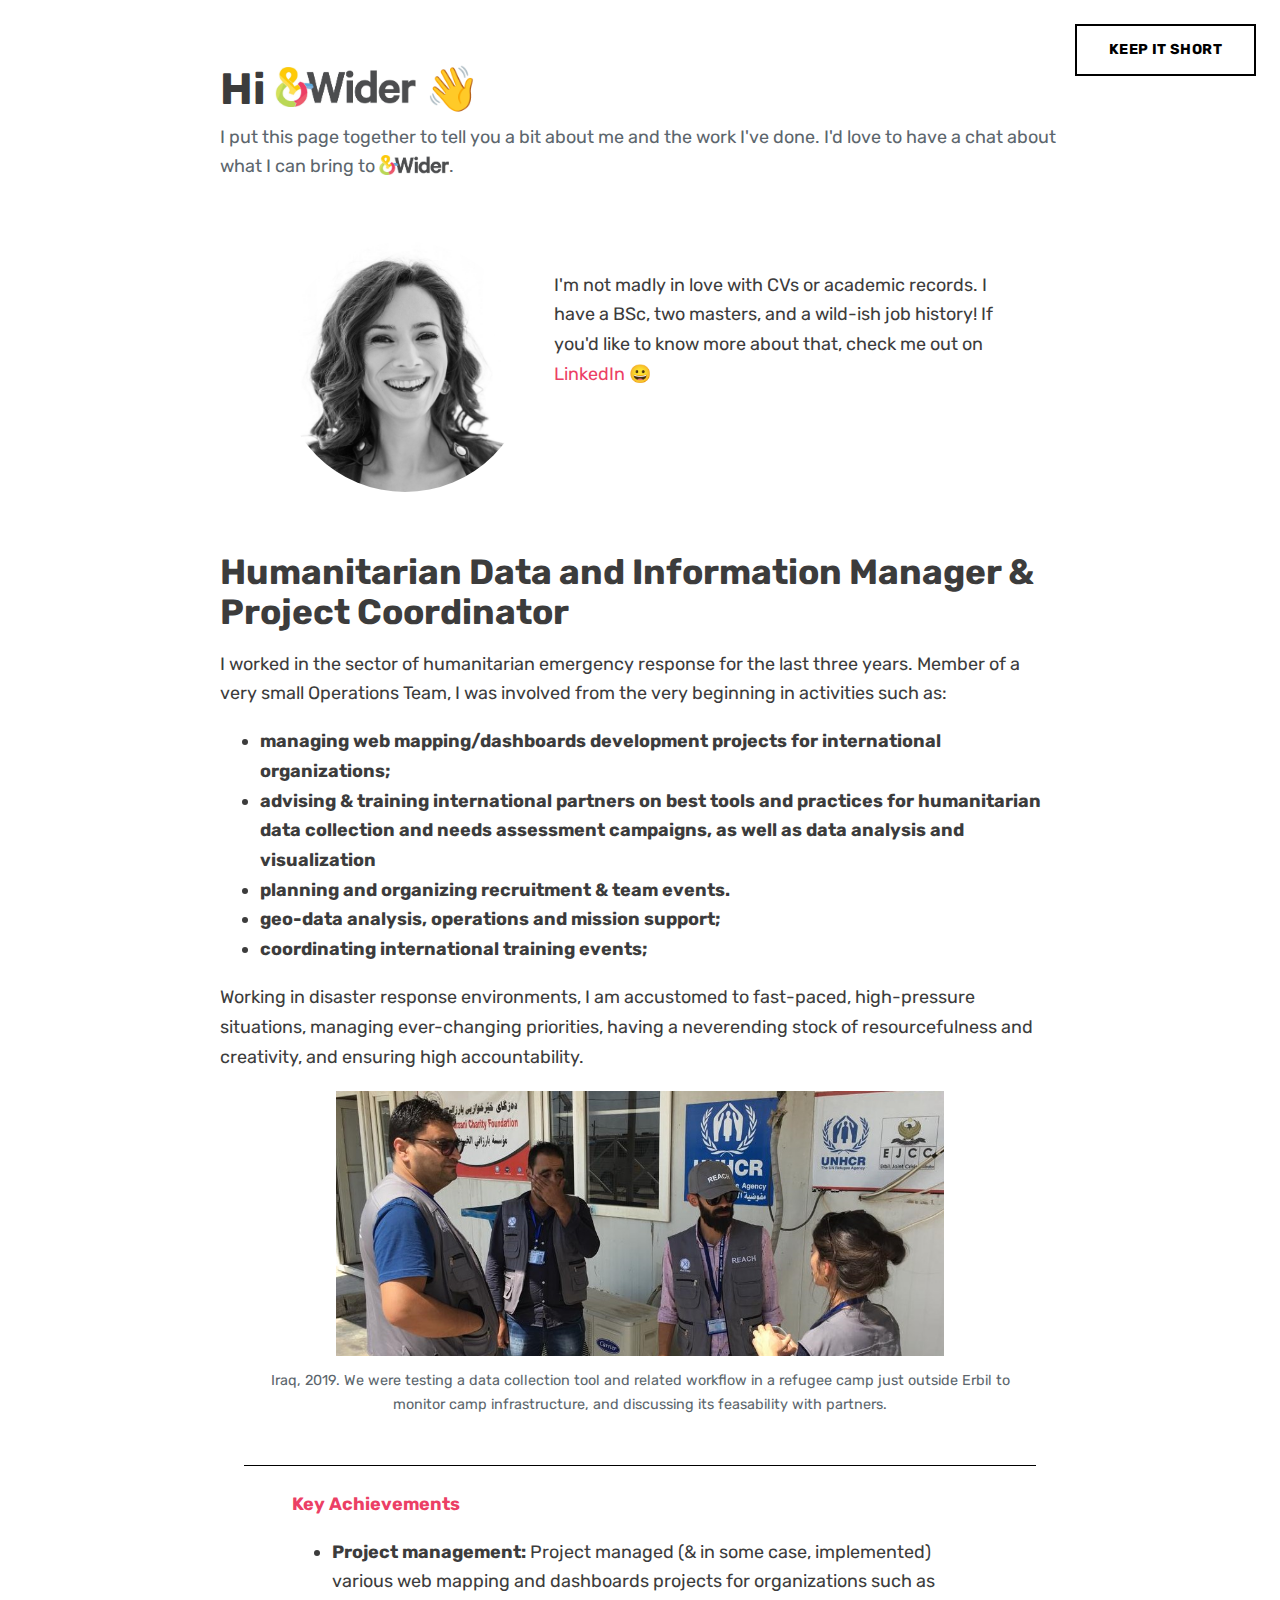
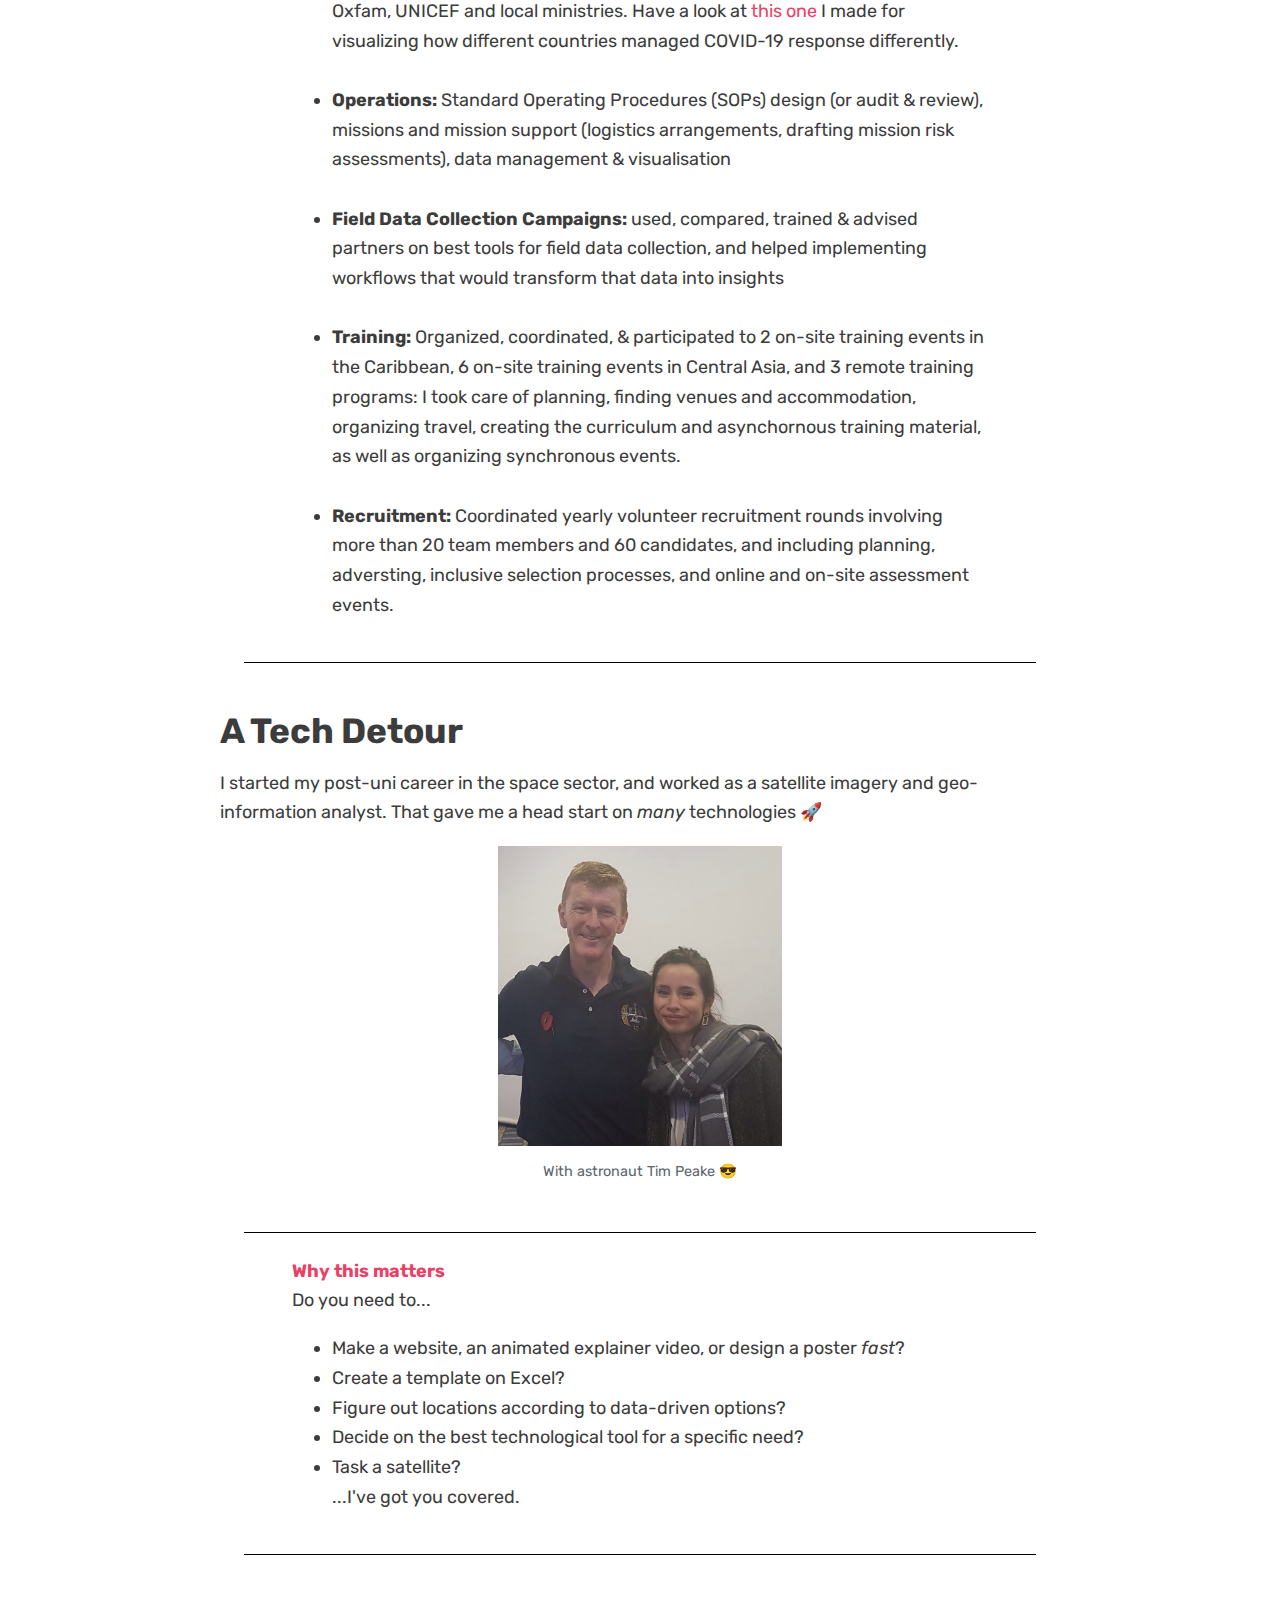
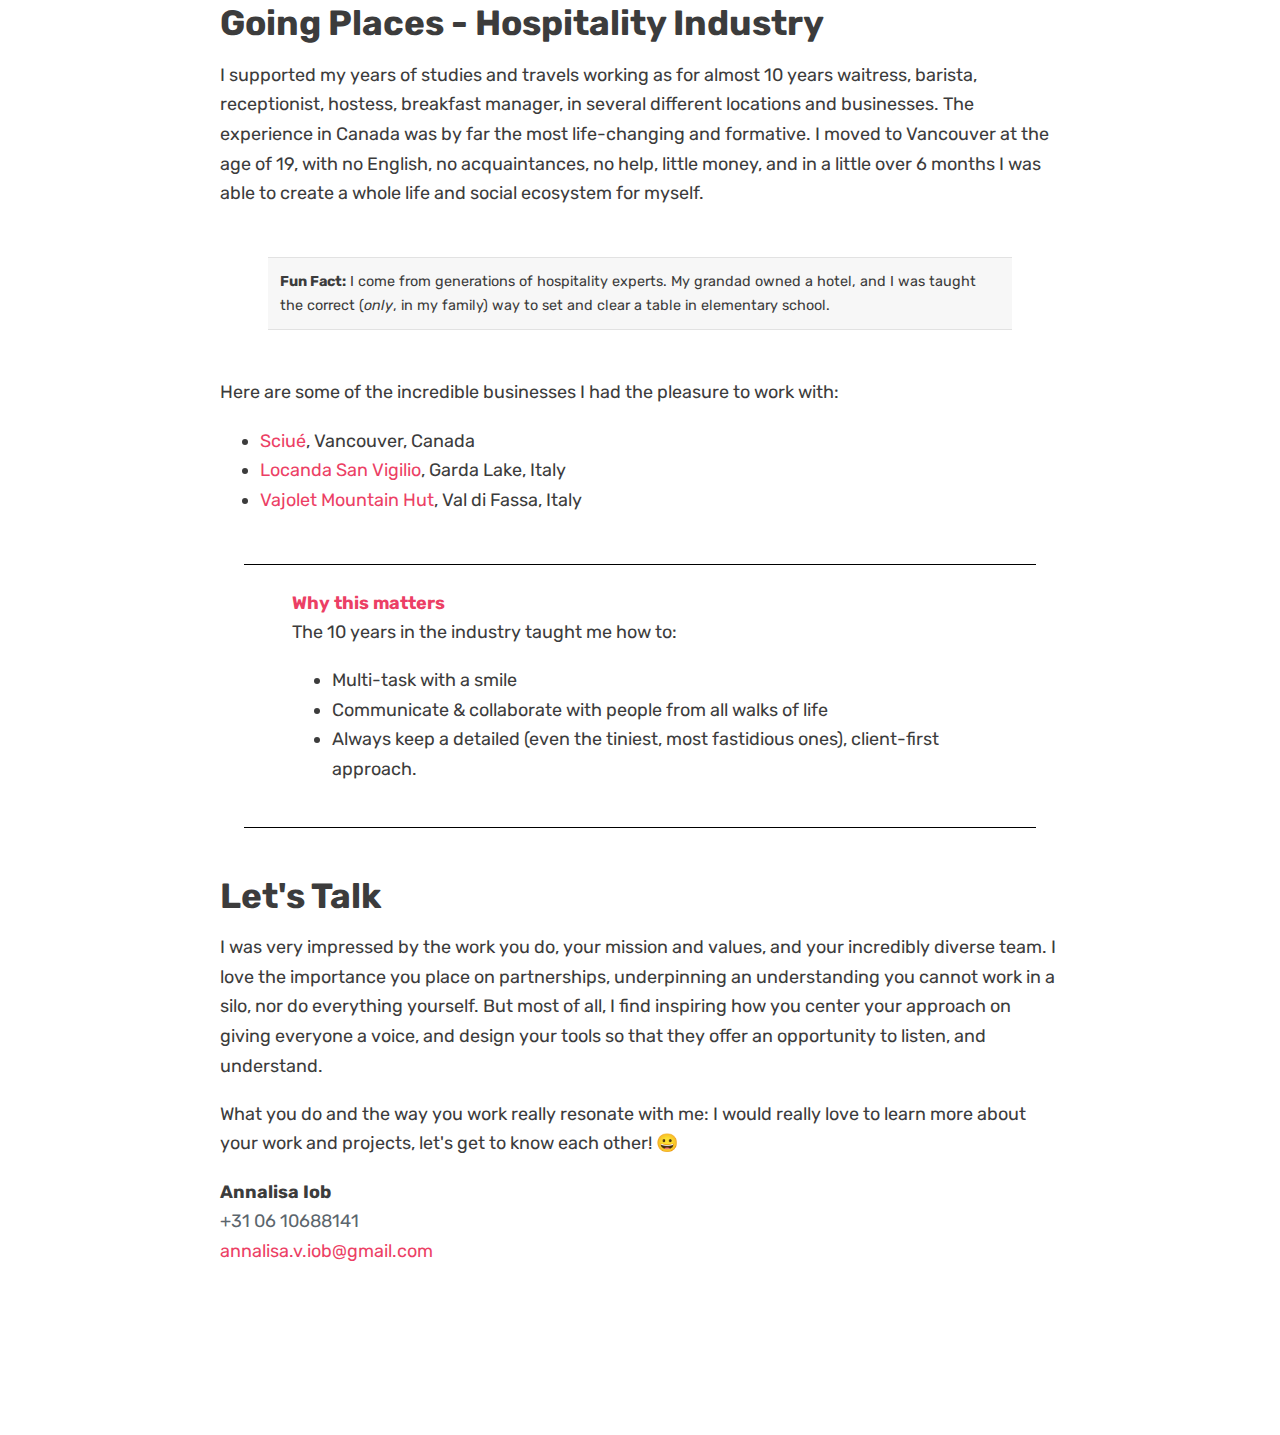
<file: docs/sides/&Wider/index.html>
<!doctype html>
<html class="no-js" lang="">

<head>
  <meta charset="utf-8">
  <meta http-equiv="x-ua-compatible" content="ie=edge">
  <title>Annalisa Iob -  &amp;Wider Introduction</title>
  <link rel="shortcut icon" type="image/png" href="assets/images/star.png"/>
  <meta name="description" content="I'm a Project/Operations/New buzzword Manager and Coordinator. Click through to check me out humble bragging about my career.">
  <meta name="viewport" content="width=device-width, initial-scale=1, shrink-to-fit=no">

  <meta name="robots" content="noindex">

  <link rel="apple-touch-icon" href="icon.png">

  <!-- css -->
  <link href="https://fonts.googleapis.com/css2?family=Rubik:wght@300&display=swap" rel="stylesheet"> 
  <link rel="stylesheet" href="style.css">

  <script src="https://ajax.googleapis.com/ajax/libs/jquery/3.4.0/jquery.min.js"></script>

  <script src="js/main.js"></script>


</head>

<body>

  <div id="container">

  <section id="hero">

    <!-- trigger -->
    <a href="#" class="btn btn-site">KEEP IT SHORT</a>

      <h1 style="vertical-align: middle;">Hi <span ><img srcset="img/AndWider_PrimaryLogo.jpg" alt="" height="48"> 👋</span></h1>

      <p class="subtitle">I put this page together to tell you a bit about me and the work I've done. I'd love to have a chat about what I can bring to <img srcset="img/AndWider_PrimaryLogo.jpg" alt="" height="20" >.</p>
      <div class="alert alertface">
        <img srcset="img/anna_jacket_clip.jpg" alt="" height="250px" width="250px" style="border-radius: 50%" align="left">
		<p>I'm not madly in love with CVs or academic records. I have a BSc, two masters, and a wild-ish job history! If you'd like to know more about that, check me out on  <a href="https://linkedin.com/in/annalisa-iob-a94484a6/" target="_blank">LinkedIn</a> 😀</p>
      </div>
	  
      <!--<figure class="figure expo">
        <picture class="max-width">
          <img srcset="img/anna_jacket_clip.jpg" alt="" height="300">
        </picture>
        <figcaption></figcaption>
      </figure> -->
  </section>

  <section id="mapaction">

      <h2>Humanitarian Data and Information Manager &amp; Project Coordinator</h2>

      <p class="short strong job-title">Geographical Information Systems (GIS) Analyst, Project Manager &amp; Operations Support</p>
      <p class="short small">MapAction: 2018-2021 <br />Oxford, UK</p>

      <p class="short strong job-title">Project Manager &amp; Coordinator</p>
      <p class="short small">MapAction: 2021 <br />Remote</p>

      <div class="expo"><p>I worked in the sector of humanitarian emergency response for the last three years. Member of a very small Operations Team, I was involved from the very beginning in activities such as: <strong><ul><li>managing web mapping/dashboards development projects for international organizations;</li><li>advising &amp; training international partners on best tools and practices for humanitarian data collection and needs assessment campaigns, as well as data analysis and visualization</li><li>planning and organizing recruitment &amp; team events.</li><li>geo-data analysis, operations and mission support;</li><li>coordinating international training events;</li></ul></strong></p>

      <p>Working in disaster response environments, I am accustomed to fast-paced, high-pressure situations, managing ever-changing priorities, having a neverending stock of resourcefulness and creativity, and ensuring high accountability.</p>

      <!--<figure class="figure expo">
        <picture class="max-width" >
          <img srcset="img/CESDRR2.jpg" alt="">
        </picture>
        <figcaption>I coordinated training events for authorities in Central Asia (Kazakhstan, Kyrgyzstan), and for responders in the Caribbean</figcaption>
      </figure> -->

      <figure class="figure expo">
        <picture class="max-width">
          <img srcset="img/Iraq.jpg" alt="">
        </picture>
        <figcaption>Iraq, 2019. We were testing a data collection tool and related workflow in a refugee camp just outside Erbil to monitor camp infrastructure, and discussing its feasability with partners.</figcaption>
      </figure> </div>

      <div class="tldr"><span>Key Achievements</span></br> 
     <ul>
	 <li><strong>Project management: </strong>Project managed (&amp; in some case, implemented) various web mapping and dashboards projects for organizations such as Oxfam, UNICEF and local ministries. Have a look at <a href="https://mapaction.org/covid-19-government-measures-dashboard/" target="_blank">this one </a> I made for visualizing how different countries managed COVID-19 response differently.</li></br>
	 <li><strong>Operations:</strong> Standard Operating Procedures (SOPs) design (or audit &amp; review), missions and mission support (logistics arrangements, drafting mission risk assessments), data management &amp; visualisation</li></br>
	 <li><strong>Field Data Collection Campaigns:</strong> used, compared, trained &amp; advised partners on best tools for field data collection, and helped implementing workflows that would transform that data into insights</li></br>
	 <li><strong>Training:</strong> Organized, coordinated, &amp; participated to 2 on-site training events in the Caribbean, 6 on-site training events in Central Asia, and 3 remote training programs: I took care of planning, finding venues and accommodation, organizing travel, creating the curriculum and asynchornous training material, as well as organizing synchronous events.</li></br>  
	 <li><strong>Recruitment:</strong> Coordinated yearly volunteer recruitment rounds involving more than 20 team members and 60 candidates, and including planning, adversting, inclusive selection processes, and online and on-site assessment events.</li></ul>
	 </div>

  </section>
  <section id="telespazio">

      <h2>A Tech Detour</h2>

      <p class="short strong job-title">GIS Analyst (internship)</p>
      <p class="short small">e-GEOS: 2016 <br />Rome, Italy</p>
	  
	  <p class="short strong job-title">Geo-Information and SAR Engineer</p>
      <p class="short small">Telespazio VEGA UK: 2017 - 2018 <br />Luton, UK</p>

      <p class="expo">I started my post-uni career in the space sector, and worked as a satellite imagery and geo-information analyst. That gave me a head start on <i>many</i> technologies 🚀</p>

	  
	  <figure class="figure expo">
        <picture class="max-width">
          <img srcset="img/Astro_Tim.JPG" alt="" height="300rem">
        </picture>
        <figcaption> With astronaut Tim Peake 😎 </figcaption>
      </figure>

      <div class="tldr"><span>Why this matters</span></br>
	  Do you need to...  <br />
	  <ul>
	  <li>Make a website, an animated explainer video, or design a poster <i>fast</i>?  </li>
      <li>Create a template on Excel?</li>
	  <li>Figure out locations according to data-driven options?</li>
	  <li>Decide on the best technological tool for a specific need? </li>
	  <li>Task a satellite? </li>...I've got you covered. </div>

  </section>
  <section id="end">
      <section id="beginning">
      <h2 class="first">Going Places - Hospitality Industry</h2>

      <p class="expo">I supported my years of studies and travels working as for almost 10 years waitress, barista, receptionist, hostess, breakfast manager, in several different locations and businesses. The experience in Canada was
by far the most life-changing and formative. I moved to Vancouver at the age of 19, with no English, no acquaintances, no help, little money, and in a little over 6 months I was able to create a whole life and social ecosystem for myself.</p>
	<div class="alert">
        <p><strong>Fun Fact:</strong> I come from generations of hospitality experts. My grandad owned a hotel, and I was taught the correct (<i>only</i>, in my family) way to set and clear a table in elementary school.</p>
    </div>
	  
      <p class="expo">Here are some of the incredible businesses I had the pleasure to work with:
	  <ul>
	  <li><a href="https://www.sciue.ca/" target="_blank">Sciué</a>, Vancouver, Canada</li>
	  <li><a href="http://www.locanda-sanvigilio.it/" target="_blank">Locanda San Vigilio</a>, Garda Lake, Italy</li>
	  <li><a href="https://www.rifugiovajolet.com/eng/" target="_blank">Vajolet Mountain Hut</a>, Val di  Fassa, Italy</li>
	  </ul>
	  </p>

      <div class="tldr"><span>Why this matters</span></br> The 10 years in the industry taught me how to: 
	  <ul>
	  <li>Multi-task with a smile </li>
	  <li>Communicate &amp; collaborate with people from all walks of life</li>
	  <li>Always keep a detailed (even the tiniest, most fastidious ones), client-first approach.</li>
	  </div>

  </section>

      <h2>Let's Talk</h2>

      <p>I was very impressed by the work you do, your mission and values, and your incredibly diverse team. I love the importance you place on partnerships, underpinning an understanding you cannot work in a silo, nor do everything yourself. But most of all, I find inspiring how you center your approach on giving everyone a voice, and design your tools so that they offer an opportunity to listen, and understand.</p>

      <p>What you do and the way you work really resonate with me: I would really love to learn more about your work and projects, let's get to know each other! 😀</p>

      <p class="sig">Annalisa Iob <br /><span class="tel">+31 06 10688141</span><br /><a href="mailto:annalisa.v.iob@gmail.com" class="email">annalisa.v.iob@gmail.com</a></p>

  </section>

</div> <!-- end container -->

</body>

</html>
</file>
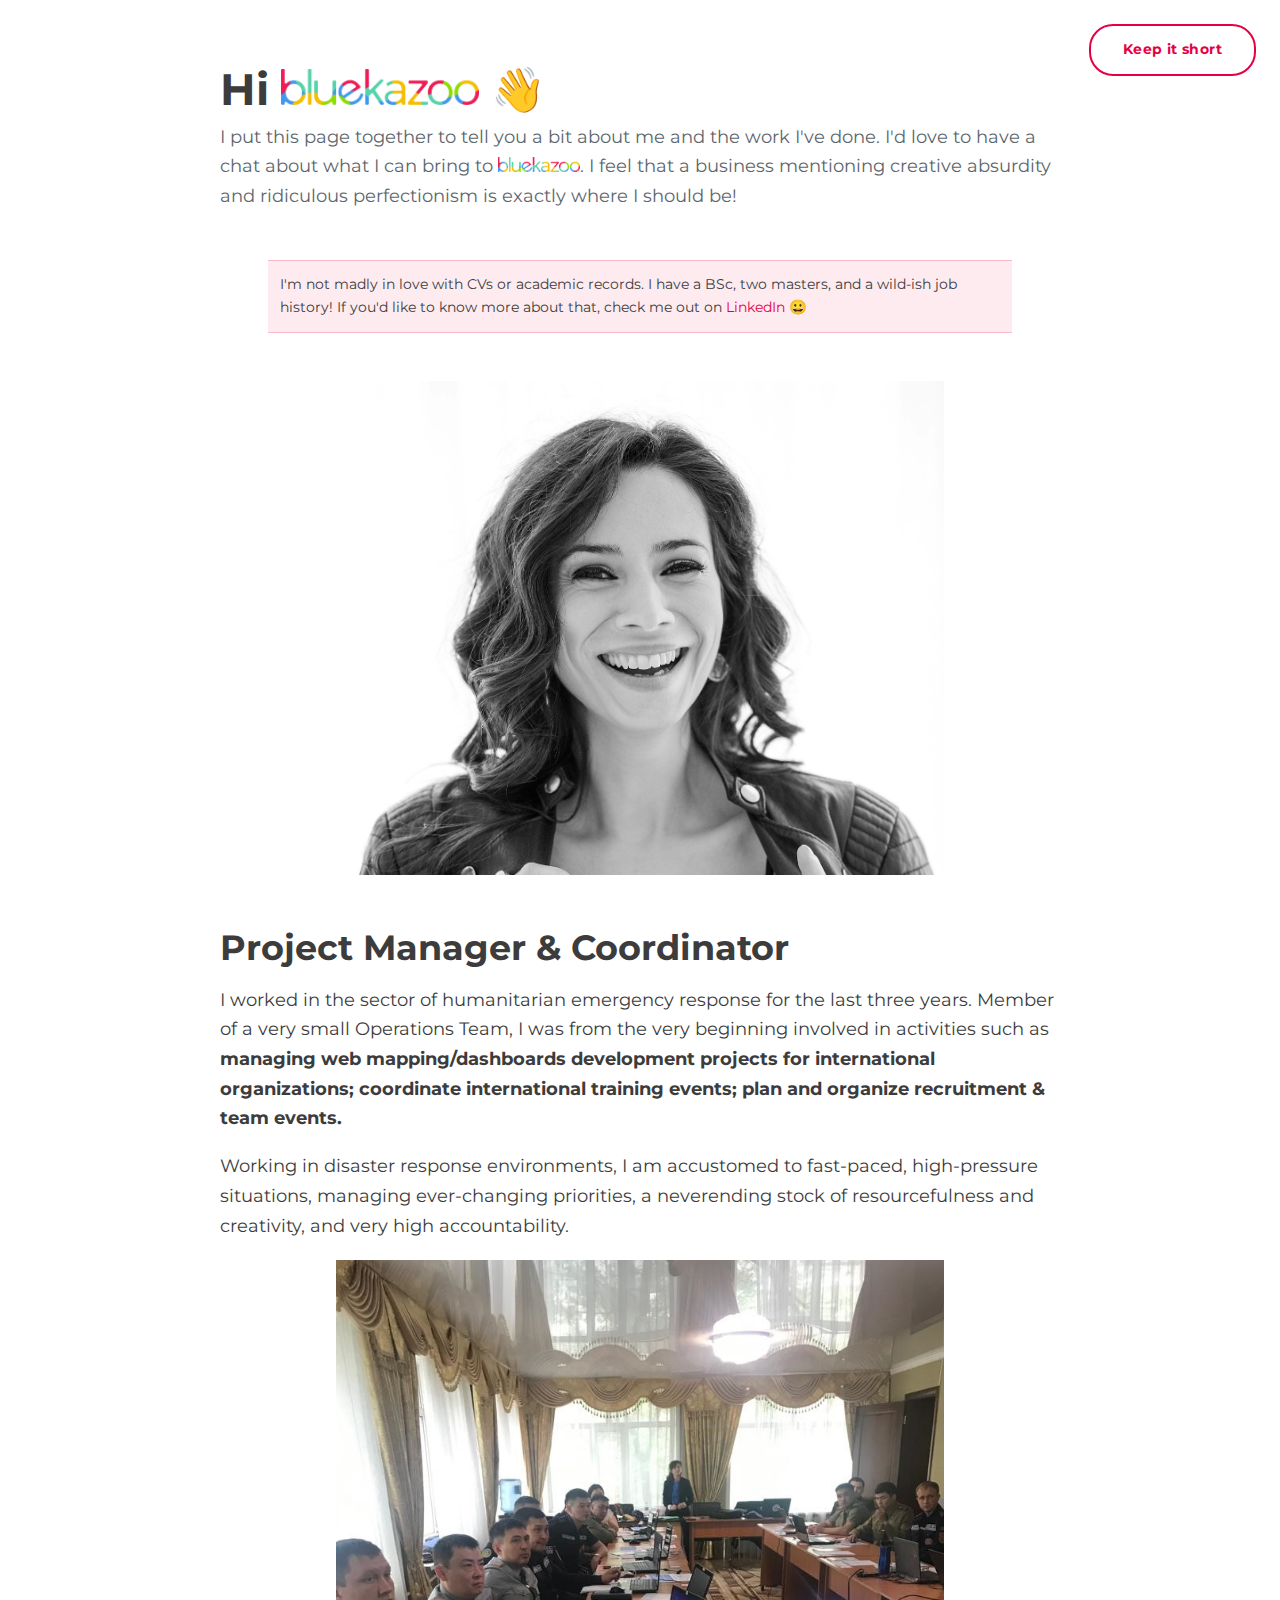
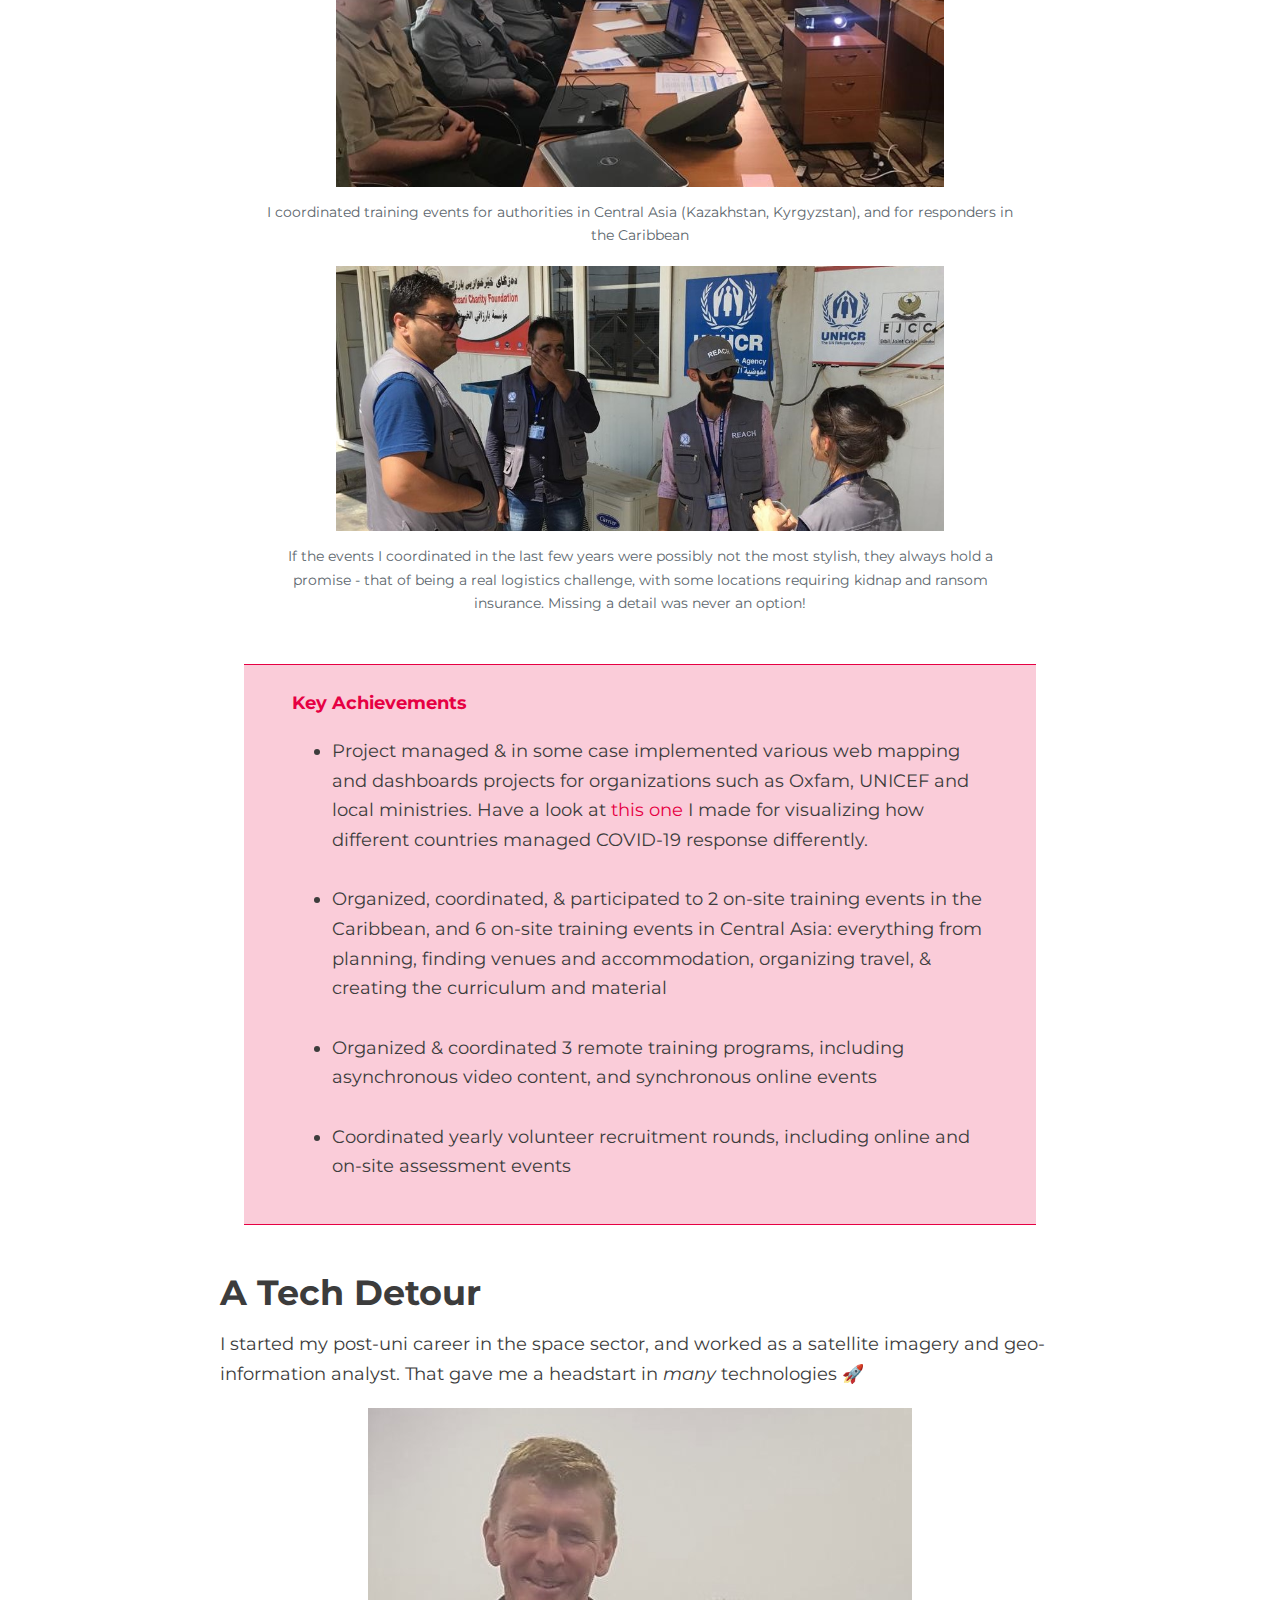
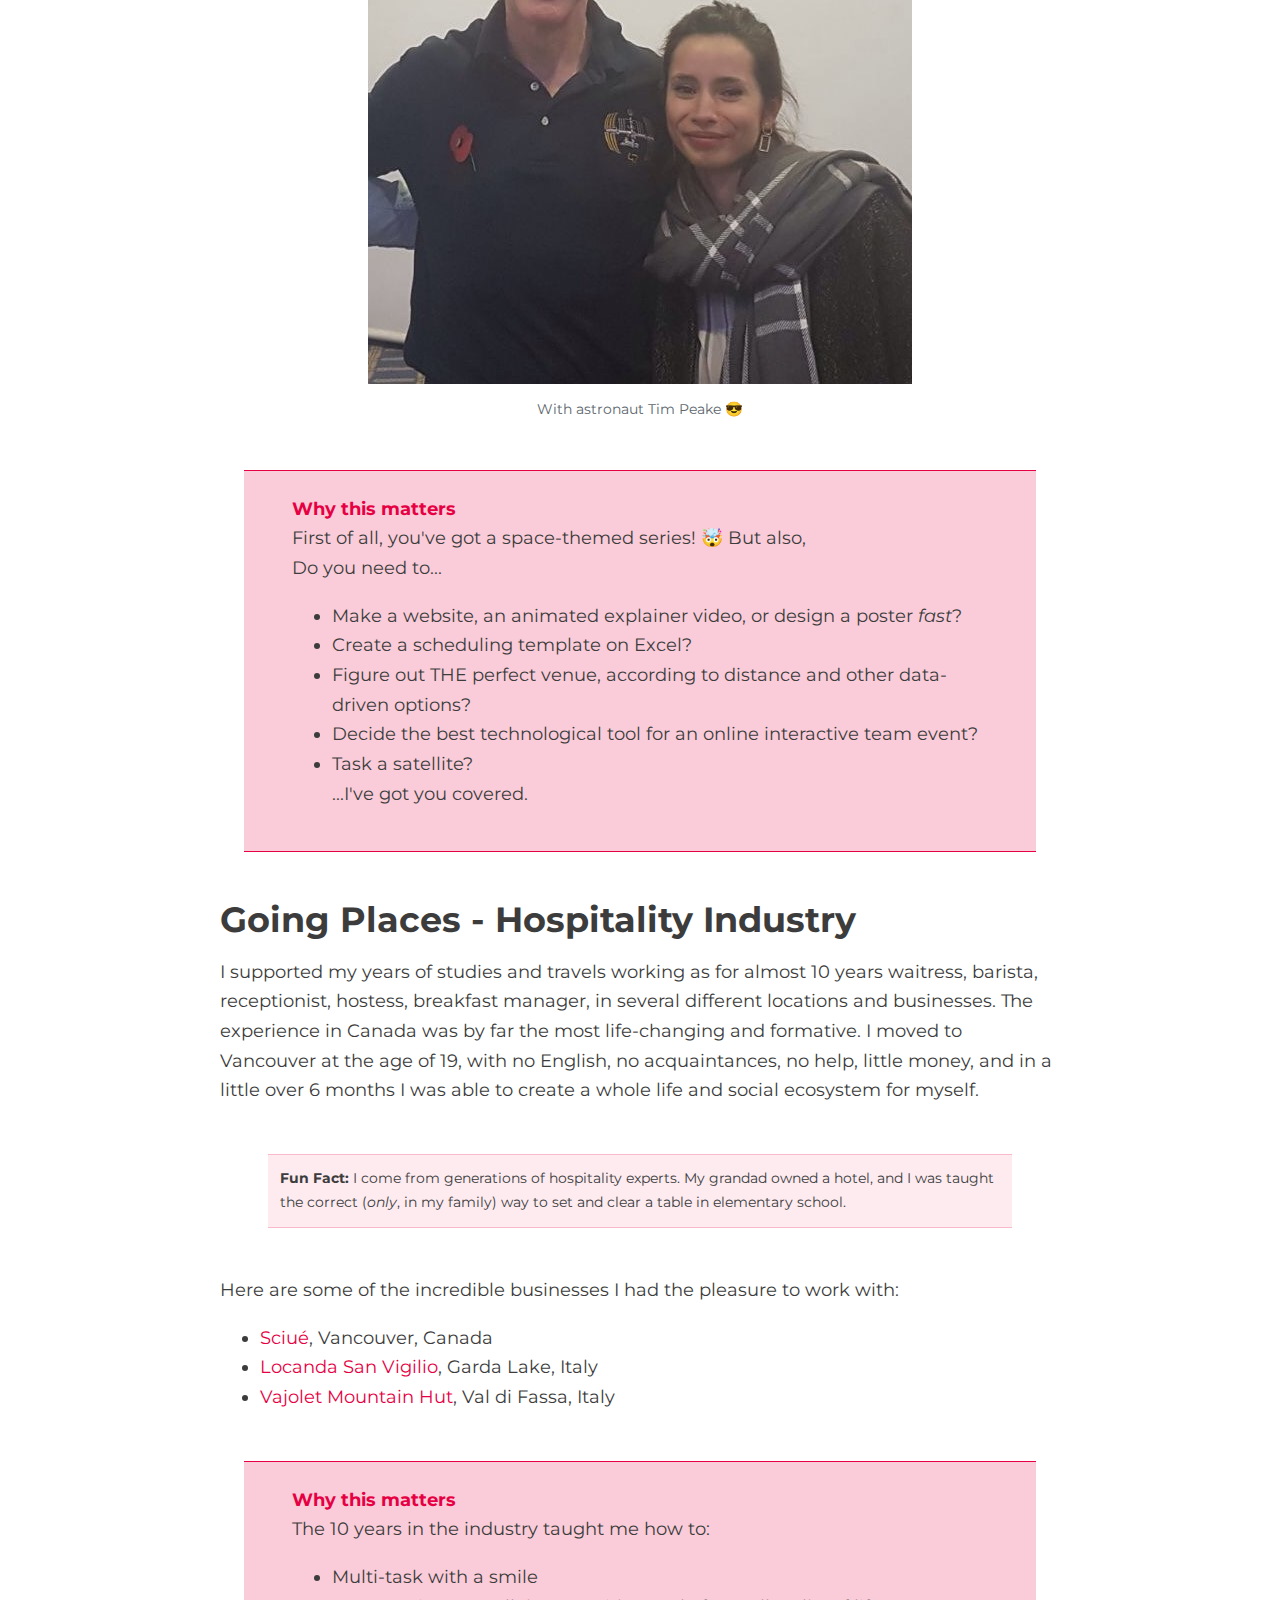
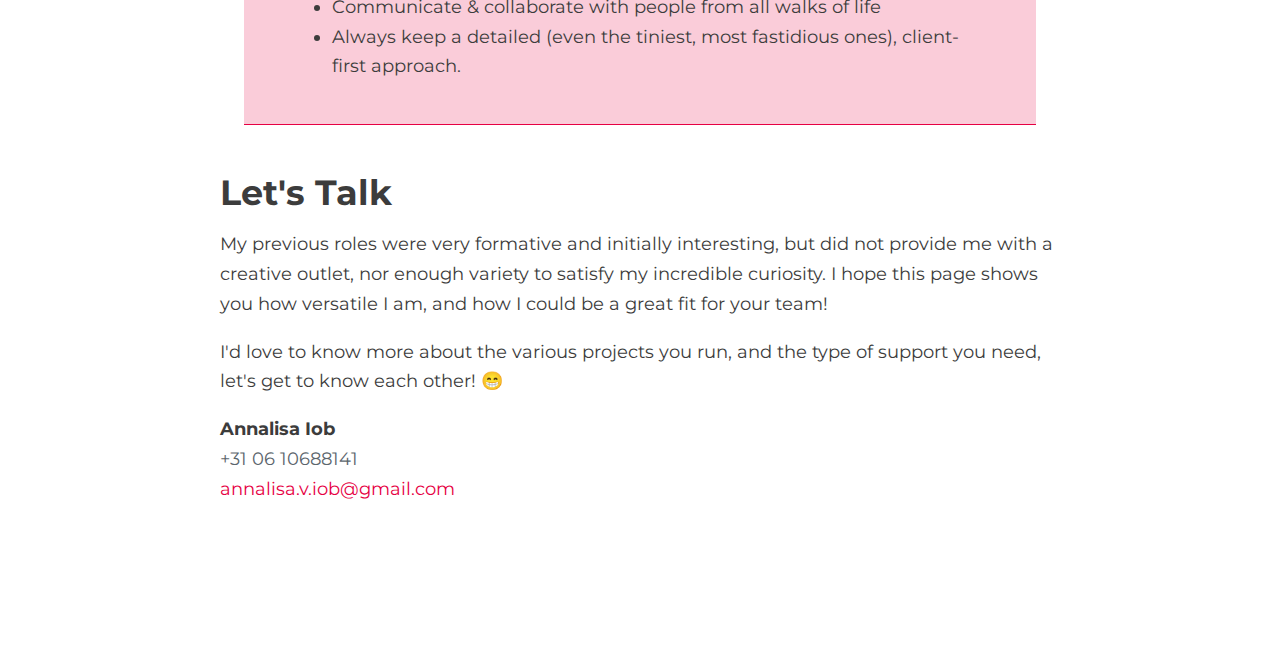
<file: docs/sides/BlueKazoo/index.html>
<!doctype html>
<html class="no-js" lang="">

<head>
  <meta charset="utf-8">
  <meta http-equiv="x-ua-compatible" content="ie=edge">
  <title>Annalisa Iob -  bluekazoo Introduction</title>
  <meta name="description" content="I'm a Project/Operations/New buzzword Manager and Coordinator. Click through to check me out humble bragging about my career.">
  <meta name="viewport" content="width=device-width, initial-scale=1, shrink-to-fit=no">

  <meta name="robots" content="noindex">

  <link rel="apple-touch-icon" href="icon.png">

  <!-- css -->
  <link href="https://fonts.googleapis.com/css2?family=Montserrat:wght@300&display=swap" rel="stylesheet"> 
  <link rel="stylesheet" href="style.css">

  <script src="https://ajax.googleapis.com/ajax/libs/jquery/3.4.0/jquery.min.js"></script>

  <script src="js/main.js"></script>


</head>

<body>

  <div id="container">

  <section id="hero">

    <!-- trigger -->
    <a href="#" class="btn btn-site">Keep it short</a>

      <h1>Hi <img srcset="img/bluekazoo.png" alt="" height="36"> 👋</h1>

      <p class="subtitle">I put this page together to tell you a bit about me and the work I've done. I'd love to have a chat about what I can bring to <img srcset="img/bluekazoo.png" alt="" height="15">. I feel that a business mentioning creative absurdity and ridiculous perfectionism is exactly where I should be!</p>
      <div class="alert">
        <p>I'm not madly in love with CVs or academic records. I have a BSc, two masters, and a wild-ish job history! If you'd like to know more about that, check me out on  <a href="https://linkedin.com/in/annalisa-iob-a94484a6/" target="_blank">LinkedIn</a> 😀</p>
      </div>
	  
      <figure class="figure expo">
        <picture class="max-width">
          <img srcset="img/anna_jacket_clip.jpg" alt="">
        </picture>
        <figcaption></figcaption>
      </figure>
  </section>

  <section id="mapaction">

      <h2>Project Manager &amp; Coordinator</h2>

      <p class="short strong job-title">Geographical Information Systems (GIS) Analyst, Project Manager &amp; Operations Support</p>
      <p class="short small">MapAction: 2018-2021 <br />Oxford, UK</p>

      <p class="short strong job-title">Project Manager &amp; Coordinator</p>
      <p class="short small">MapAction: 2021 <br />Remote</p>

      <p class="expo">I worked in the sector of humanitarian emergency response for the last three years. Member of a very small Operations Team, I was from the very beginning involved in activities such as <strong>managing web mapping/dashboards development projects for international organizations; coordinate international training events; plan and organize recruitment &amp; team events.</strong></p>

      <p class="expo">Working in disaster response environments, I am accustomed to fast-paced, high-pressure situations, managing ever-changing priorities, a neverending stock of resourcefulness and creativity, and very high accountability.</p>

      <figure class="figure expo">
        <picture class="max-width" >
          <img srcset="img/CESDRR2.jpg" alt="">
        </picture>
        <figcaption>I coordinated training events for authorities in Central Asia (Kazakhstan, Kyrgyzstan), and for responders in the Caribbean</figcaption>
      </figure>

      <figure class="figure expo">
        <picture class="max-width">
          <img srcset="img/Iraq.jpg" alt="">
        </picture>
        <figcaption>If the events I coordinated in the last few years were possibly not the most stylish, they always hold a promise - that of being a real logistics challenge, with some locations requiring kidnap and ransom insurance. Missing a detail was never an option!</figcaption>
      </figure>

      <div class="tldr"><span>Key Achievements</span></br> 
     <ul>
	 <li>Project managed &amp; in some case implemented various web mapping and dashboards projects for organizations such as Oxfam, UNICEF and local ministries. Have a look at <a href="https://mapaction.org/covid-19-government-measures-dashboard/" target="_blank">this one </a> I made for visualizing how different countries managed COVID-19 response differently.</li></br>
	 <li>Organized, coordinated, &amp; participated to 2 on-site training events in the Caribbean, and 6 on-site training events in Central Asia: everything from planning, finding venues and accommodation, organizing travel, &amp; creating the curriculum and material </li></br> 
	 <li>Organized &amp; coordinated 3 remote training programs, including asynchronous video content, and synchronous online events</li></br> 
	 <li>Coordinated yearly volunteer recruitment rounds, including online and on-site assessment events </li></ul>
	 </div>

  </section>
  <section id="telespazio">

      <h2>A Tech Detour</h2>

      <p class="short strong job-title">GIS Analyst (internship)</p>
      <p class="short small">e-GEOS: 2016 <br />Rome, Italy</p>
	  
	  <p class="short strong job-title">Geo-Information and SAR Engineer</p>
      <p class="short small">Telespazio VEGA UK: 2017 - 2018 <br />Luton, UK</p>

      <p class="expo">I started my post-uni career in the space sector, and worked as a satellite imagery and geo-information analyst. That gave me a headstart in <i>many</i> technologies 🚀</p>

	  
	  <figure class="figure expo">
        <picture class="max-width">
          <img srcset="img/Astro_Tim.JPG" alt="">
        </picture>
        <figcaption> With astronaut Tim Peake 😎 </figcaption>
      </figure>

      <div class="tldr"><span>Why this matters</span></br>
	  First of all, you've got a space-themed series! 🤯 But also, </br>
	  Do you need to...  <br />
	  <ul>
	  <li>Make a website, an animated explainer video, or design a poster <i>fast</i>?  </li>
      <li>Create a scheduling template on Excel?</li>
	  <li>Figure out THE perfect venue, according to distance and other data-driven options?</li>
	  <li>Decide the best technological tool for an online interactive team event? </li>
	  <li>Task a satellite? </li>...I've got you covered. </div>

  </section>
  <section id="end">
      <section id="beginning">
      <h2 class="first">Going Places - Hospitality Industry</h2>

      <p class="expo">I supported my years of studies and travels working as for almost 10 years waitress, barista, receptionist, hostess, breakfast manager, in several different locations and businesses. The experience in Canada was
by far the most life-changing and formative. I moved to Vancouver at the age of 19, with no English, no acquaintances, no help, little money, and in a little over 6 months I was able to create a whole life and social ecosystem for myself.</p>
	<div class="alert">
        <p><strong>Fun Fact:</strong> I come from generations of hospitality experts. My grandad owned a hotel, and I was taught the correct (<i>only</i>, in my family) way to set and clear a table in elementary school.</p>
    </div>
	  
      <p class="expo">Here are some of the incredible businesses I had the pleasure to work with:
	  <ul>
	  <li><a href="https://www.sciue.ca/" target="_blank">Sciué</a>, Vancouver, Canada</li>
	  <li><a href="http://www.locanda-sanvigilio.it/" target="_blank">Locanda San Vigilio</a>, Garda Lake, Italy</li>
	  <li><a href="https://www.rifugiovajolet.com/eng/" target="_blank">Vajolet Mountain Hut</a>, Val di  Fassa, Italy</li>
	  </ul>
	  </p>

      <div class="tldr"><span>Why this matters</span></br> The 10 years in the industry taught me how to: 
	  <ul>
	  <li>Multi-task with a smile </li>
	  <li>Communicate &amp; collaborate with people from all walks of life</li>
	  <li>Always keep a detailed (even the tiniest, most fastidious ones), client-first approach.</li>
	  </div>

  </section>

      <h2>Let's Talk</h2>

      <p>My previous roles were very formative and initially interesting, but did not provide me with a creative outlet, nor enough variety to satisfy my incredible curiosity. I hope this page shows you how versatile I am, and how I could be a great fit for your team!</p>

      <p>I'd love to know more about the various projects you run, and the type of support you need, let's get to know each other! 😁</p>

      <p class="sig">Annalisa Iob <br /><span class="tel">+31 06 10688141</span><br /><a href="mailto:annalisa.v.iob@gmail.com" class="email">annalisa.v.iob@gmail.com</a></p>

  </section>

</div> <!-- end container -->

</body>

</html>
</file>
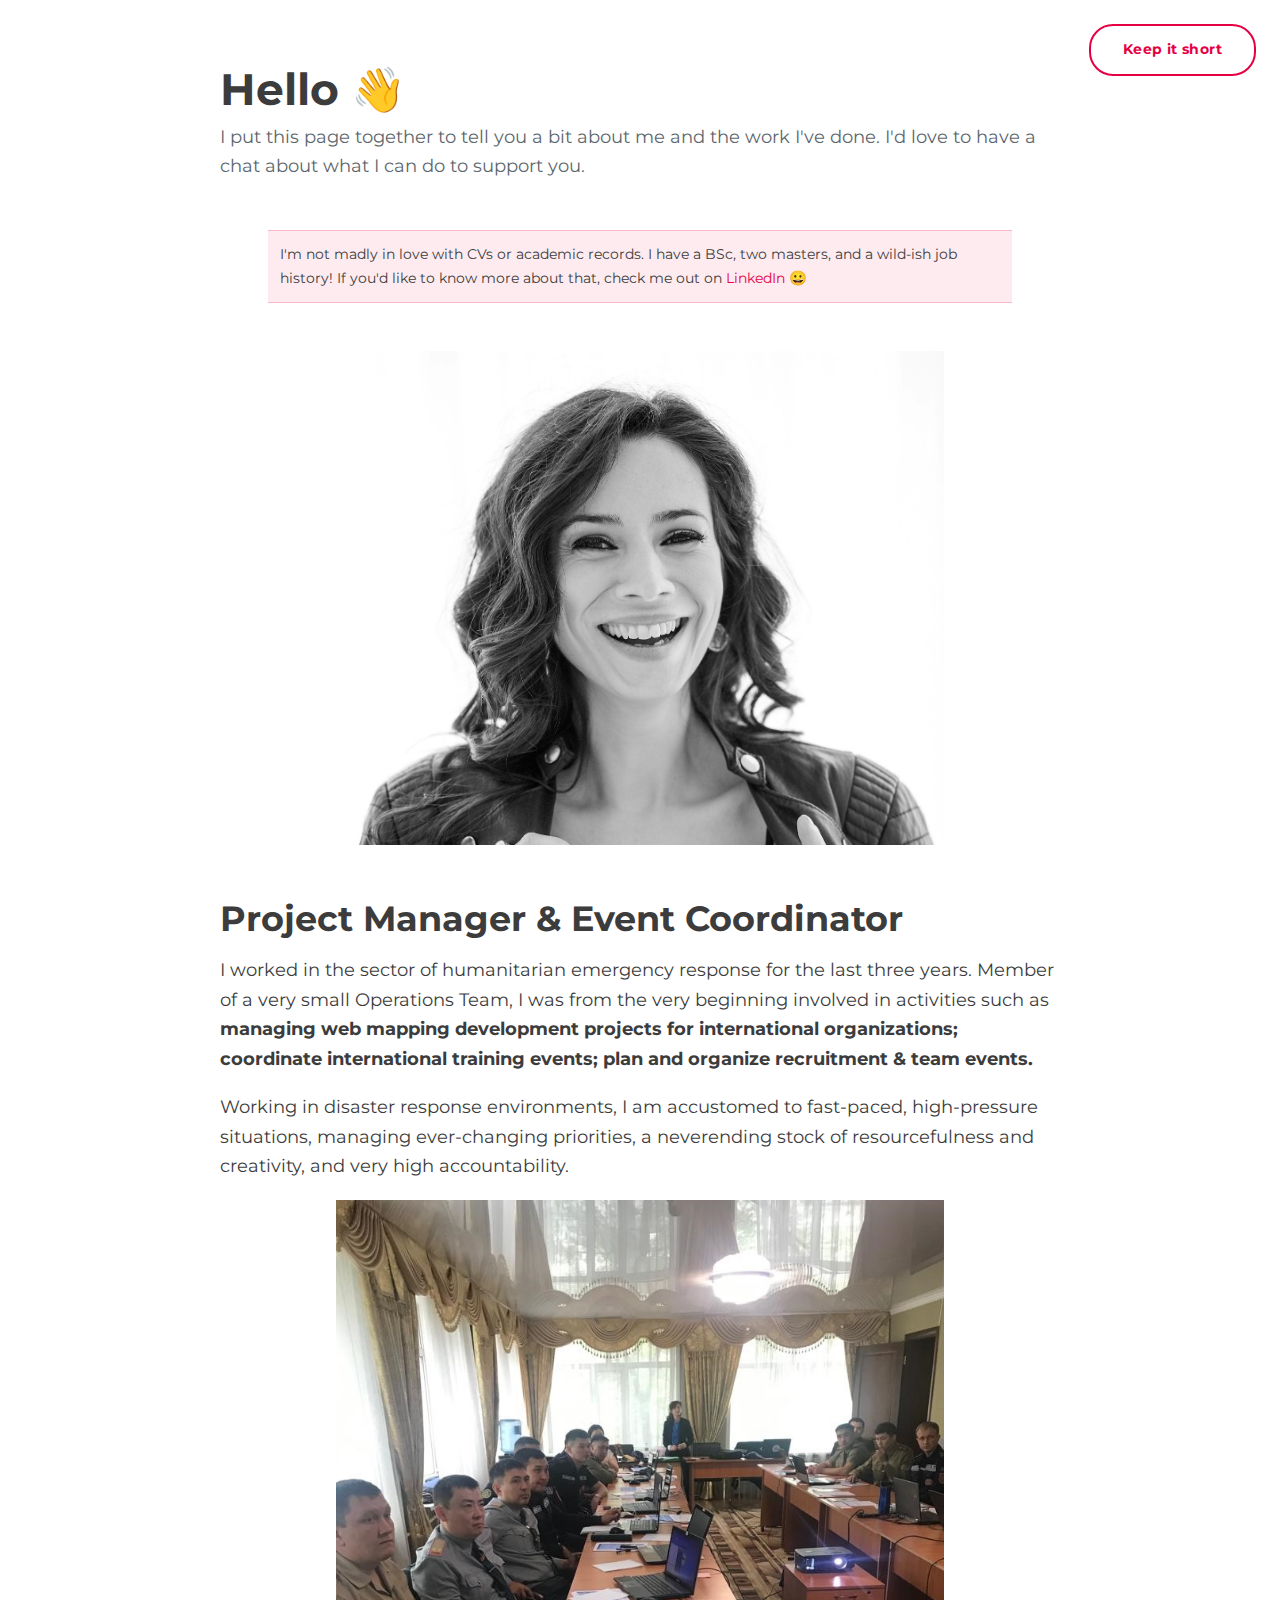
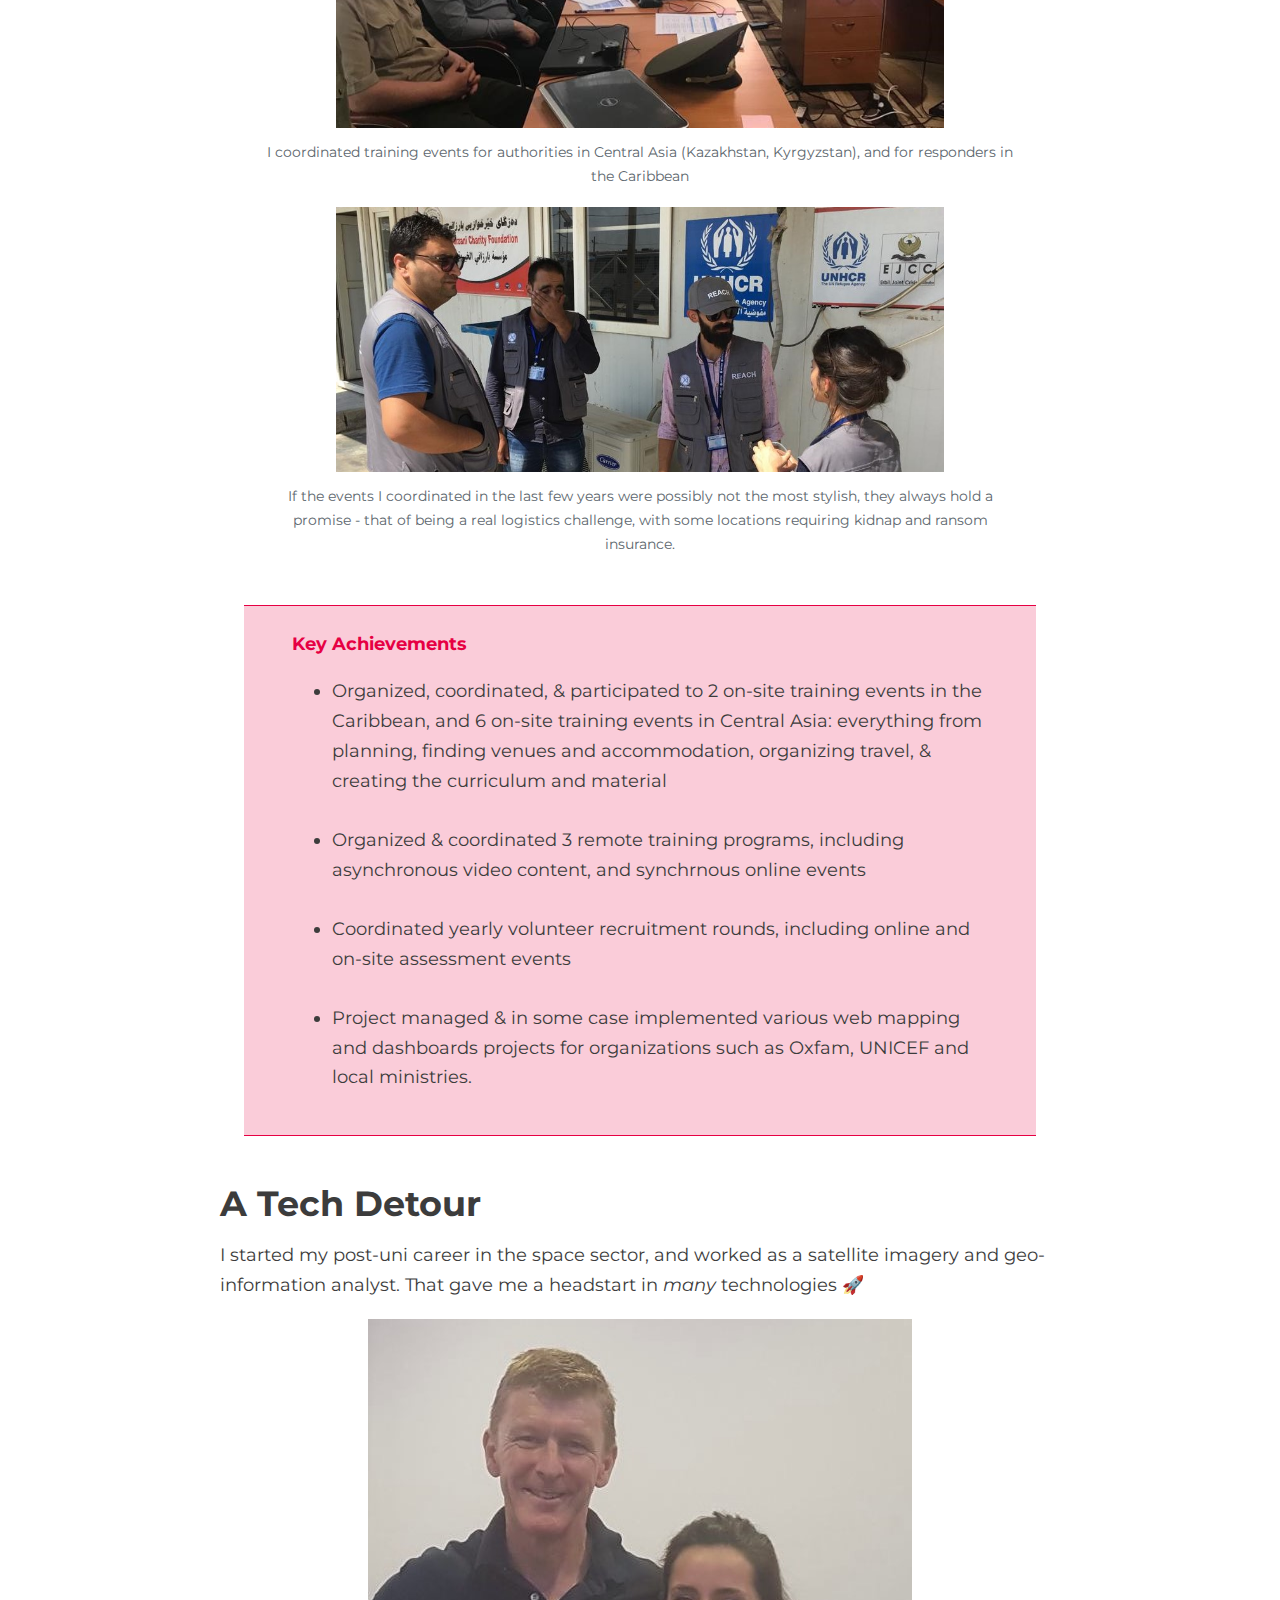
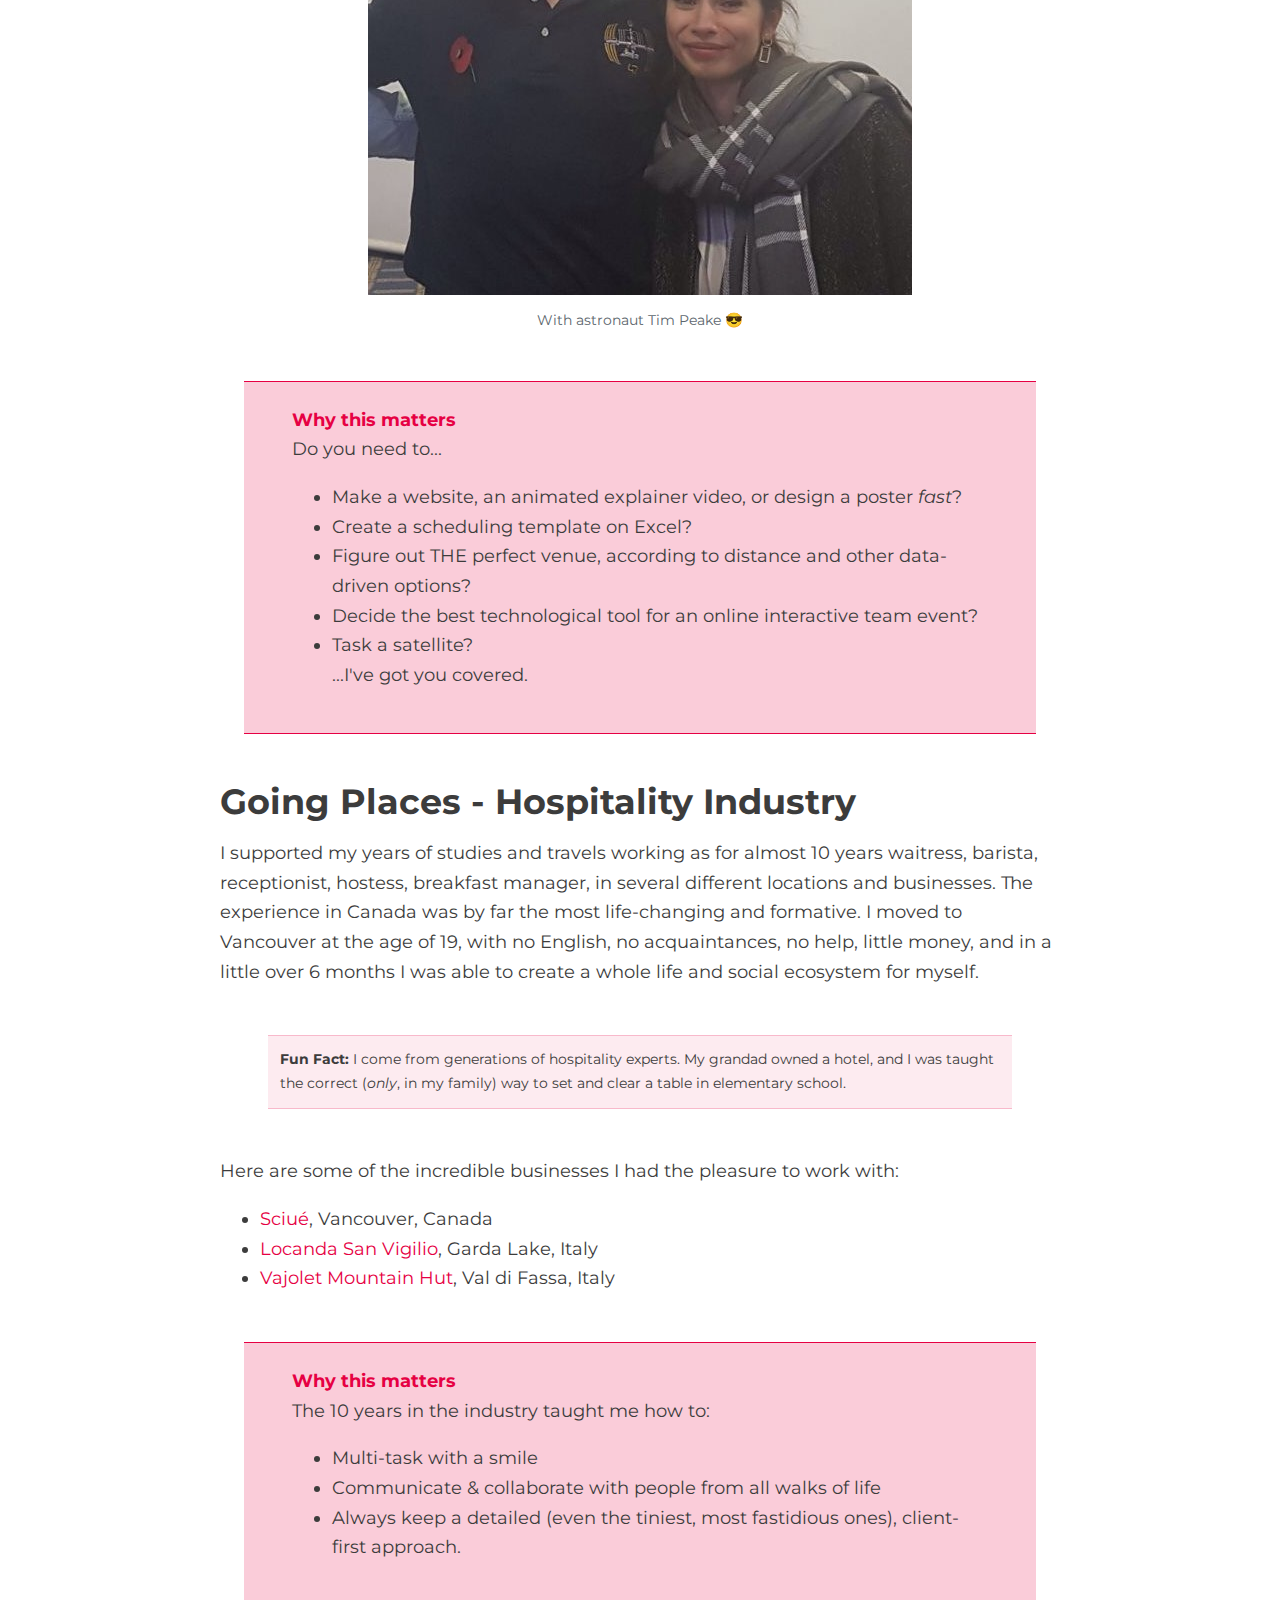
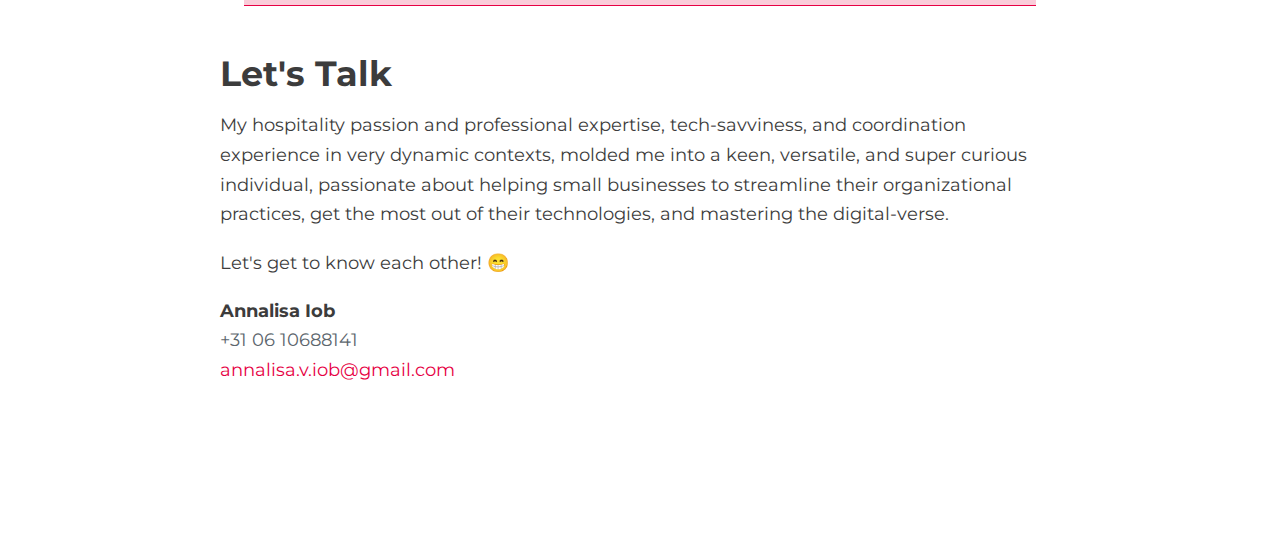
<file: docs/sides/general/index.html>
<!doctype html>
<html class="no-js" lang="">

<head>
  <meta charset="utf-8">
  <meta http-equiv="x-ua-compatible" content="ie=edge">
  <title>Annalisa Iob - Introduction</title>
  <meta name="description" content="I'm a Project/Operations/New buzzword Manager and Coordinator. Click through to check me out humble bragging about my career.">
  <meta name="viewport" content="width=device-width, initial-scale=1, shrink-to-fit=no">

  <meta name="robots" content="noindex">

  <link rel="apple-touch-icon" href="icon.png">

  <!-- css -->
   <link href="https://fonts.googleapis.com/css2?family=Montserrat:wght@300&display=swap" rel="stylesheet"> 
  <link rel="stylesheet" href="style.css">

  <script src="https://ajax.googleapis.com/ajax/libs/jquery/3.4.0/jquery.min.js"></script>

  <script src="js/main.js"></script>


</head>

<body>

  <div id="container">

  <section id="hero">

    <!-- trigger -->
    <a href="#" class="btn btn-site">Keep it short</a>

      <h1>Hello 👋</h1>

      <p class="subtitle">I put this page together to tell you a bit about me and the work I've done. I'd love to have a chat about what I can do to support you.</p>
      <div class="alert">
        <p>I'm not madly in love with CVs or academic records. I have a BSc, two masters, and a wild-ish job history! If you'd like to know more about that, check me out on  <a href="https://linkedin.com/in/annalisa-iob-a94484a6/" target="_blank">LinkedIn</a> 😀</p>
      </div>
	  
      <figure class="figure expo">
        <picture class="max-width">
          <img srcset="img/anna_jacket_clip.jpg" alt="">
        </picture>
        <figcaption></figcaption>
      </figure>
  </section>

  <section id="mapaction">

      <h2>Project Manager &amp; Event Coordinator</h2>

      <p class="short strong job-title">Geographical Information Systems (GIS) Analyst, Project Manager &amp; Operations Support</p>
      <p class="short small">MapAction: 2018-2021 <br />Oxford, UK</p>

      <p class="short strong job-title">Project Manager &amp; Coordinator</p>
      <p class="short small">MapAction: 2021 <br />Remote</p>

      <p class="expo">I worked in the sector of humanitarian emergency response for the last three years. Member of a very small Operations Team, I was from the very beginning involved in activities such as <strong>managing web mapping development projects for international organizations; coordinate international training events; plan and organize recruitment &amp; team events.</strong></p>

      <p class="expo">Working in disaster response environments, I am accustomed to fast-paced, high-pressure situations, managing ever-changing priorities, a neverending stock of resourcefulness and creativity, and very high accountability.</p>

      <figure class="figure expo">
        <picture class="max-width" >
          <img srcset="img/CESDRR2.jpg" alt="">
        </picture>
        <figcaption>I coordinated training events for authorities in Central Asia (Kazakhstan, Kyrgyzstan), and for responders in the Caribbean</figcaption>
      </figure>

      <figure class="figure expo">
        <picture class="max-width">
          <img srcset="img/Iraq.jpg" alt="">
        </picture>
        <figcaption>If the events I coordinated in the last few years were possibly not the most stylish, they always hold a promise - that of being a real logistics challenge, with some locations requiring kidnap and ransom insurance.</figcaption>
      </figure>

      <div class="tldr"><span>Key Achievements</span></br> 
     <ul>
	 <li>Organized, coordinated, &amp; participated to 2 on-site training events in the Caribbean, and 6 on-site training events in Central Asia: everything from planning, finding venues and accommodation, organizing travel, &amp; creating the curriculum and material </li></br> 
	 <li>Organized &amp; coordinated 3 remote training programs, including asynchronous video content, and synchrnous online events</li></br> 
	 <li>Coordinated yearly volunteer recruitment rounds, including online and on-site assessment events </li></br>
	 <li>Project managed &amp; in some case implemented various web mapping and dashboards projects for organizations such as Oxfam, UNICEF and local ministries.</li></ul>
	 </div>

  </section>
  <section id="telespazio">

      <h2>A Tech Detour</h2>

      <p class="short strong job-title">GIS Analyst (internship)</p>
      <p class="short small">e-GEOS: 2016 <br />Rome, Italy</p>
	  
	  <p class="short strong job-title">Geo-Information and SAR Engineer</p>
      <p class="short small">Telespazio VEGA UK: 2017 - 2018 <br />Luton, UK</p>

      <p class="expo">I started my post-uni career in the space sector, and worked as a satellite imagery and geo-information analyst. That gave me a headstart in <i>many</i> technologies 🚀</p>

	  
	  <figure class="figure expo">
        <picture class="max-width">
          <img srcset="img/Astro_Tim.JPG" alt="">
        </picture>
        <figcaption> With astronaut Tim Peake 😎 </figcaption>
      </figure>

      <div class="tldr"><span>Why this matters</span></br>
	  Do you need to...  <br />
	  <ul>
	  <li>Make a website, an animated explainer video, or design a poster <i>fast</i>?  </li>
      <li>Create a scheduling template on Excel?</li>
	  <li>Figure out THE perfect venue, according to distance and other data-driven options?</li>
	  <li>Decide the best technological tool for an online interactive team event? </li>
	  <li>Task a satellite? </li>...I've got you covered. </div>

  </section>
  <section id="end">
      <section id="beginning">
      <h2 class="first">Going Places - Hospitality Industry</h2>

      <p class="expo">I supported my years of studies and travels working as for almost 10 years waitress, barista, receptionist, hostess, breakfast manager, in several different locations and businesses. The experience in Canada was
by far the most life-changing and formative. I moved to Vancouver at the age of 19, with no English, no acquaintances, no help, little money, and in a little over 6 months I was able to create a whole life and social ecosystem for myself.</p>
	<div class="alert">
        <p><strong>Fun Fact:</strong> I come from generations of hospitality experts. My grandad owned a hotel, and I was taught the correct (<i>only</i>, in my family) way to set and clear a table in elementary school.</p>
    </div>
	  
      <p class="expo">Here are some of the incredible businesses I had the pleasure to work with:
	  <ul>
	  <li><a href="https://www.sciue.ca/" target="_blank">Sciué</a>, Vancouver, Canada</li>
	  <li><a href="http://www.locanda-sanvigilio.it/" target="_blank">Locanda San Vigilio</a>, Garda Lake, Italy</li>
	  <li><a href="https://www.rifugiovajolet.com/eng/" target="_blank">Vajolet Mountain Hut</a>, Val di  Fassa, Italy</li>
	  </ul>
	  </p>

      <div class="tldr"><span>Why this matters</span></br> The 10 years in the industry taught me how to: 
	  <ul>
	  <li>Multi-task with a smile </li>
	  <li>Communicate &amp; collaborate with people from all walks of life</li>
	  <li>Always keep a detailed (even the tiniest, most fastidious ones), client-first approach.</li>
	  </div>

  </section>

      <h2>Let's Talk</h2>

      <p>My hospitality passion and professional expertise, tech-savviness, and coordination experience in very dynamic contexts, molded me into a keen, versatile, and super curious individual, passionate about helping small businesses to streamline their organizational practices, get the most out of their technologies, and mastering the digital-verse. </p>

      <p>Let's get to know each other! 😁</p>

      <p class="sig">Annalisa Iob <br /><span class="tel">+31 06 10688141</span><br /><a href="mailto:annalisa.v.iob@gmail.com" class="email">annalisa.v.iob@gmail.com</a></p>

  </section>

</div> <!-- end container -->

</body>

</html>
</file>
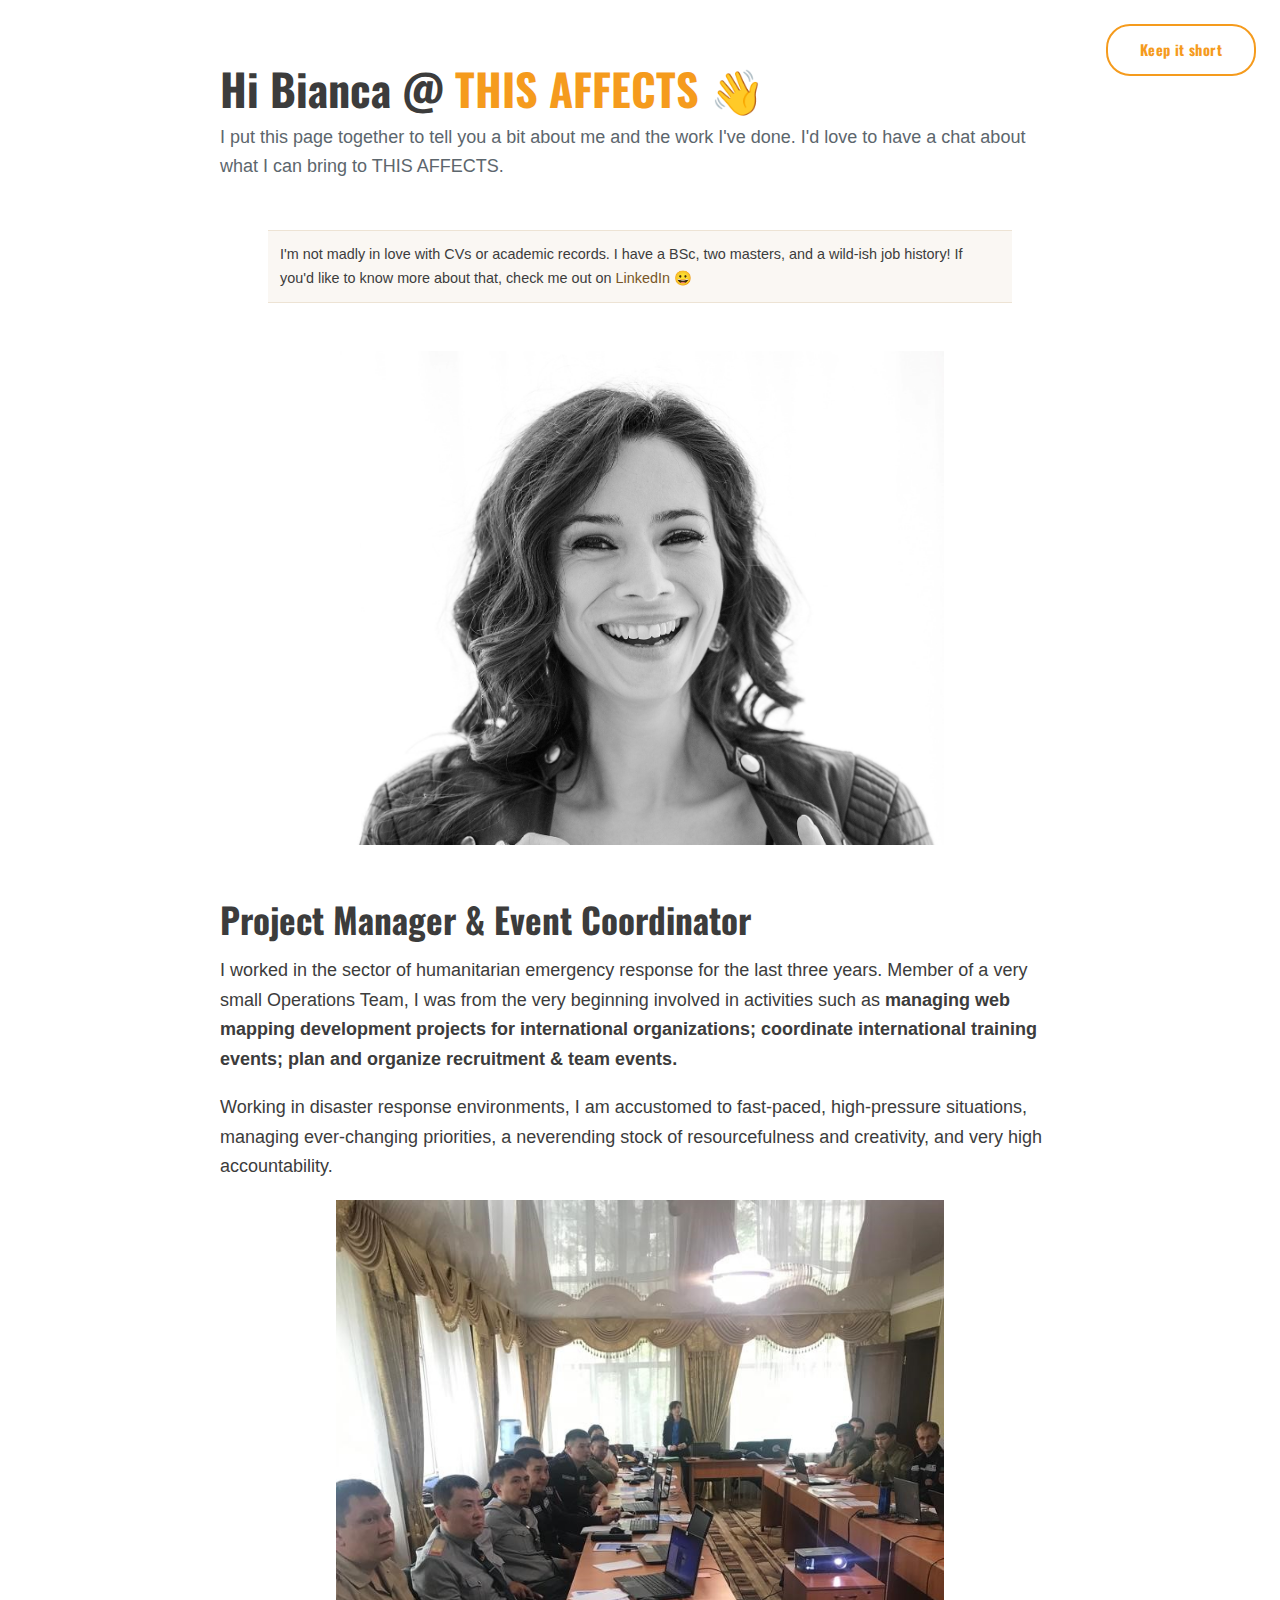
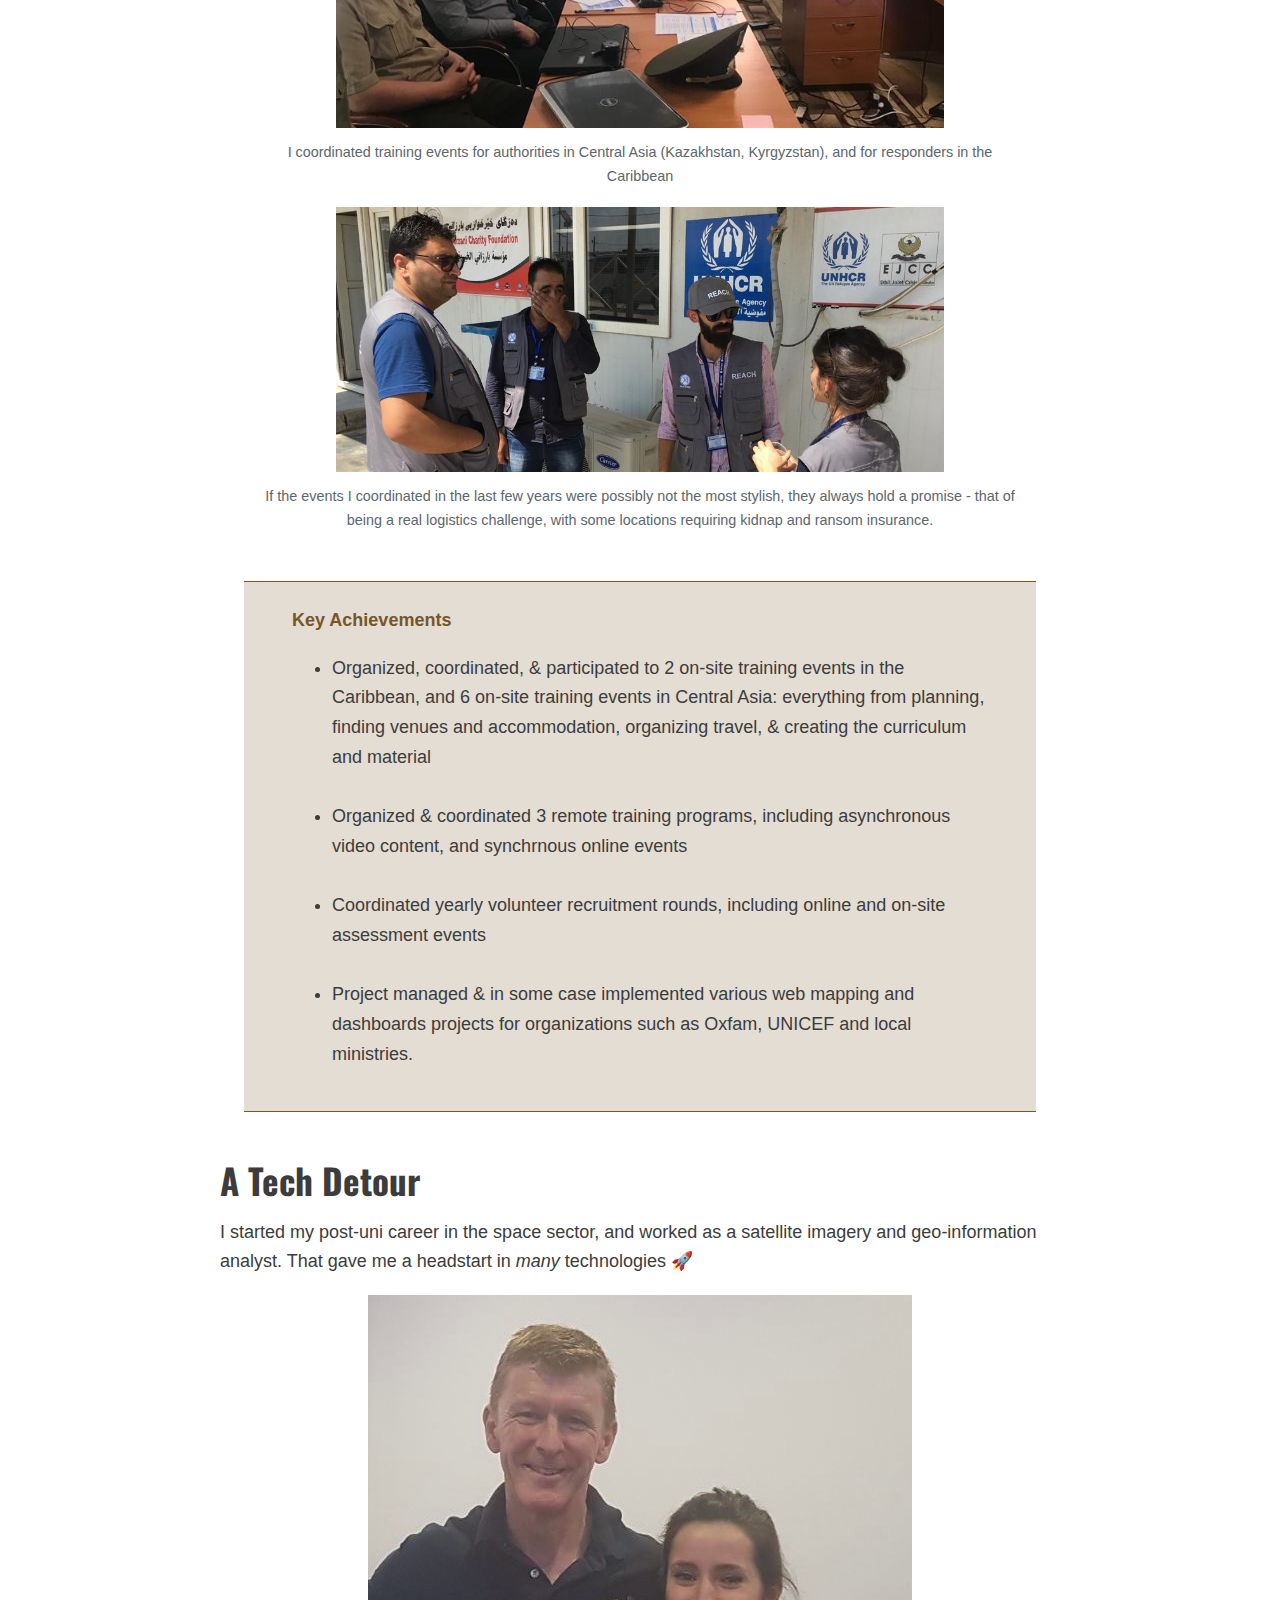
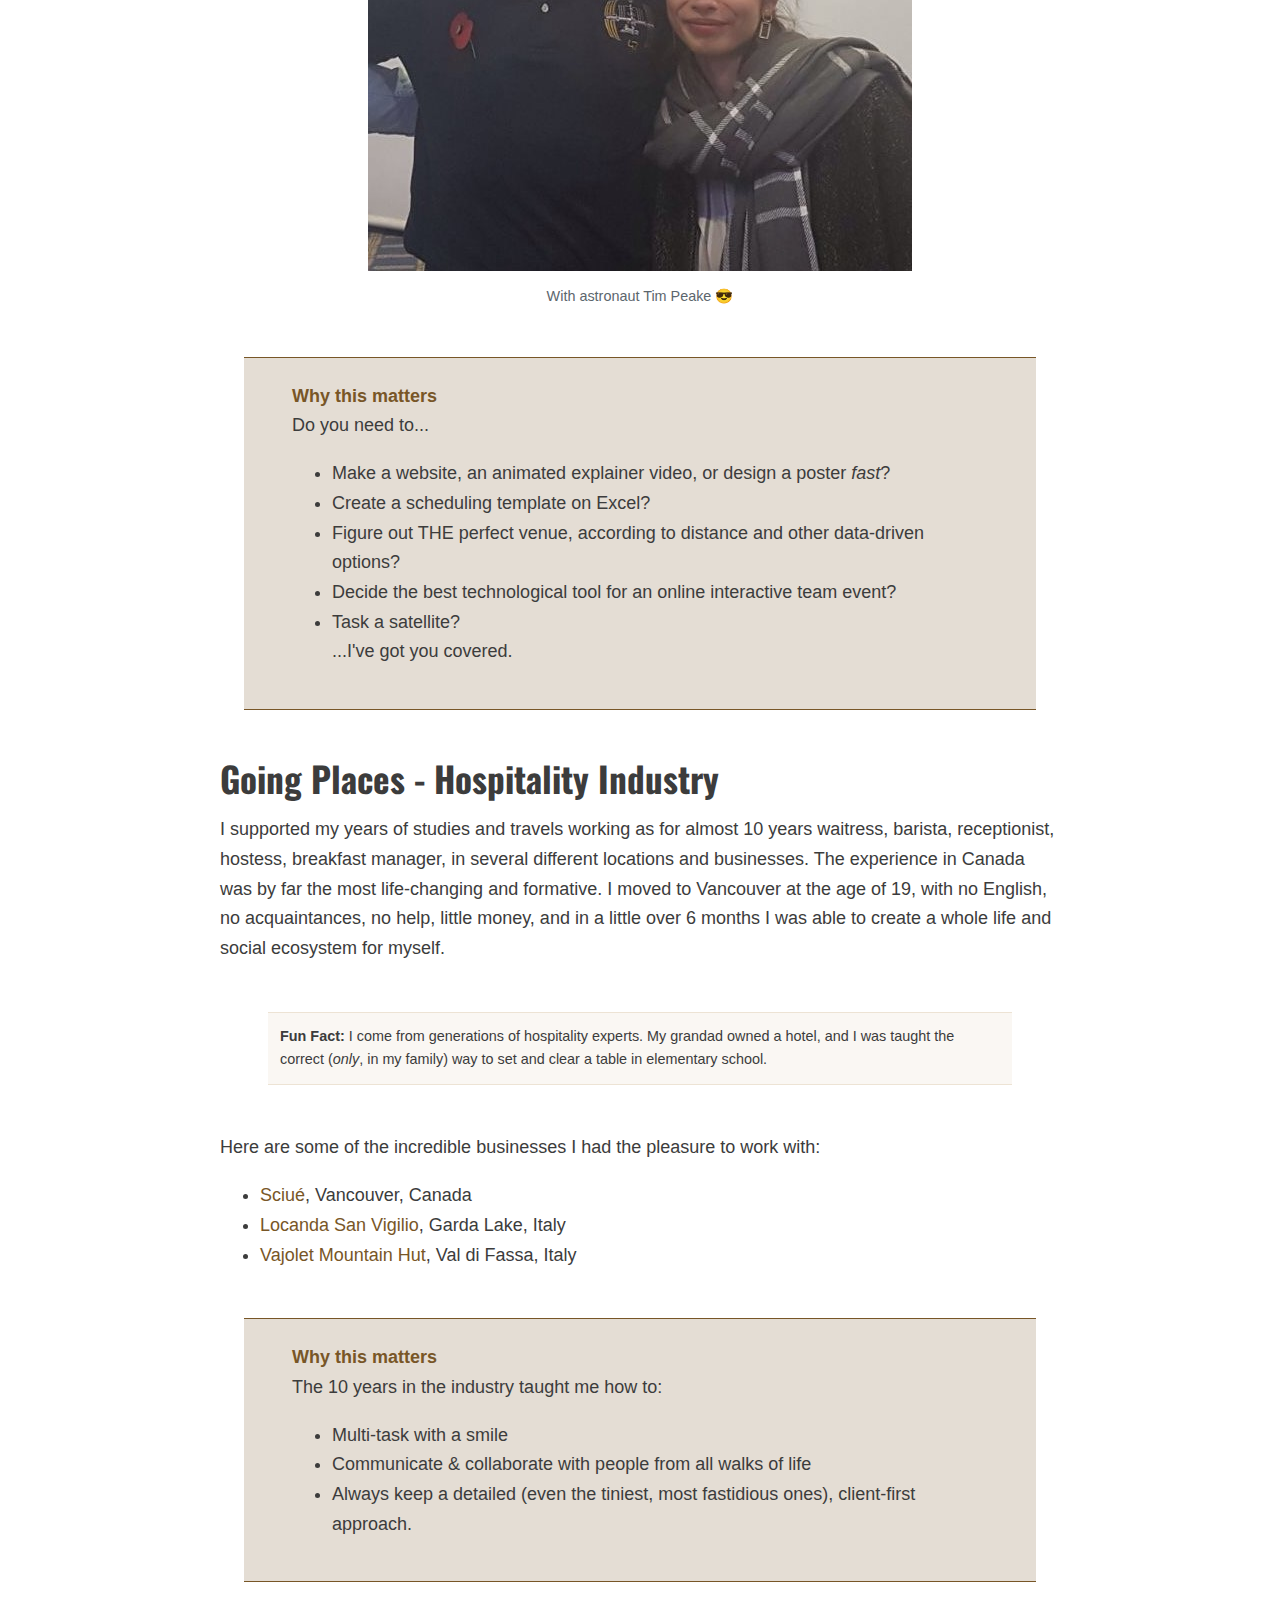
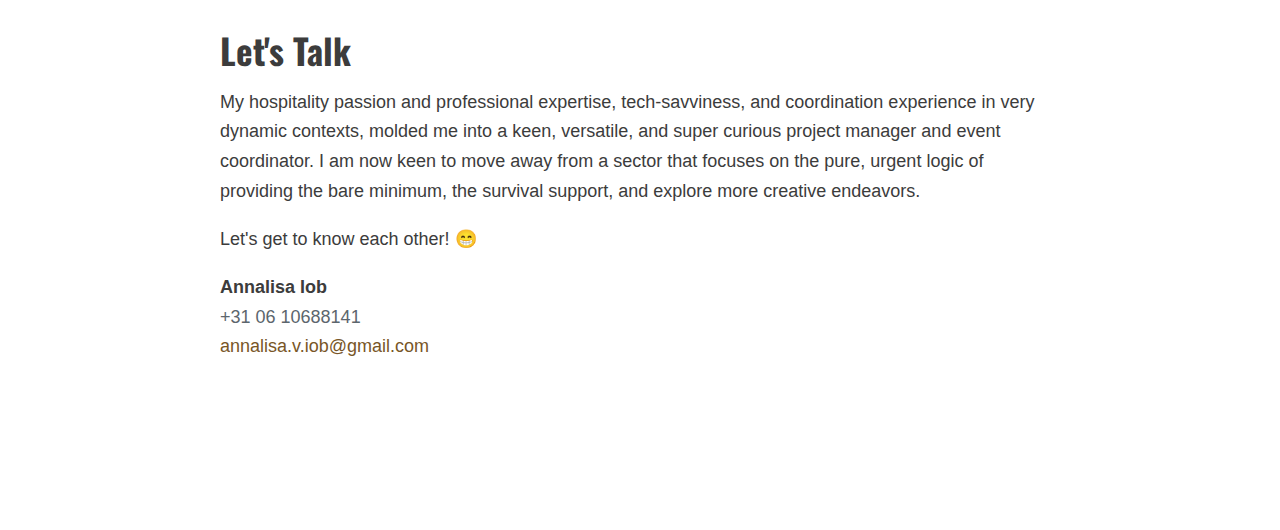
<file: docs/sides/thisaffects/index.html>
<!doctype html>
<html class="no-js" lang="">

<head>
  <meta charset="utf-8">
  <meta http-equiv="x-ua-compatible" content="ie=edge">
  <title>Annalisa Iob - This Affects Introduction</title>
  <meta name="description" content="I'm a Product / Experience / (new buzzword) Designer. Click through to check me out humble bragging about my career.">
  <meta name="viewport" content="width=device-width, initial-scale=1, shrink-to-fit=no">

  <meta name="robots" content="noindex">

  <link rel="apple-touch-icon" href="icon.png">

  <!-- css -->
   <link href="https://fonts.googleapis.com/css2?family=Oswald:wght@600&display=swap" rel="stylesheet"> 
  <link rel="stylesheet" href="style.css">

  <script src="https://ajax.googleapis.com/ajax/libs/jquery/3.4.0/jquery.min.js"></script>

  <script src="js/main.js"></script>


</head>

<body>

  <div id="container">

  <section id="hero">

    <!-- trigger -->
    <a href="#" class="btn btn-site">Keep it short</a>

      <h1>Hi Bianca @ <font style="color:#f59b1d";> THIS AFFECTS </font> 👋</h1>

      <p class="subtitle">I put this page together to tell you a bit about me and the work I've done. I'd love to have a chat about what I can bring to THIS AFFECTS.</p>
      <div class="alert">
        <p>I'm not madly in love with CVs or academic records. I have a BSc, two masters, and a wild-ish job history! If you'd like to know more about that, check me out on  <a href="https://linkedin.com/in/annalisa-iob-a94484a6/" target="_blank">LinkedIn</a> 😀</p>
      </div>
	  
      <figure class="figure expo">
        <picture class="max-width">
          <img srcset="img/anna_jacket_clip.jpg" alt="">
        </picture>
        <figcaption></figcaption>
      </figure>
  </section>

  <section id="mapaction">

      <h2>Project Manager &amp; Event Coordinator</h2>

      <p class="short strong job-title">Geographical Information Systems (GIS) Analyst, Project Manager &amp; Operations Support</p>
      <p class="short small">MapAction: 2018-2021 <br />Oxford, UK</p>

      <p class="short strong job-title">Project Manager &amp; Coordinator</p>
      <p class="short small">MapAction: 2021 <br />Remote</p>

      <p class="expo">I worked in the sector of humanitarian emergency response for the last three years. Member of a very small Operations Team, I was from the very beginning involved in activities such as <strong>managing web mapping development projects for international organizations; coordinate international training events; plan and organize recruitment &amp; team events.</strong></p>

      <p class="expo">Working in disaster response environments, I am accustomed to fast-paced, high-pressure situations, managing ever-changing priorities, a neverending stock of resourcefulness and creativity, and very high accountability.</p>

      <figure class="figure expo">
        <picture class="max-width" >
          <img srcset="img/CESDRR2.jpg" alt="">
        </picture>
        <figcaption>I coordinated training events for authorities in Central Asia (Kazakhstan, Kyrgyzstan), and for responders in the Caribbean</figcaption>
      </figure>

      <figure class="figure expo">
        <picture class="max-width">
          <img srcset="img/Iraq.jpg" alt="">
        </picture>
        <figcaption>If the events I coordinated in the last few years were possibly not the most stylish, they always hold a promise - that of being a real logistics challenge, with some locations requiring kidnap and ransom insurance.</figcaption>
      </figure>

      <div class="tldr"><span>Key Achievements</span></br> 
     <ul>
	 <li>Organized, coordinated, &amp; participated to 2 on-site training events in the Caribbean, and 6 on-site training events in Central Asia: everything from planning, finding venues and accommodation, organizing travel, &amp; creating the curriculum and material </li></br> 
	 <li>Organized &amp; coordinated 3 remote training programs, including asynchronous video content, and synchrnous online events</li></br> 
	 <li>Coordinated yearly volunteer recruitment rounds, including online and on-site assessment events </li></br>
	 <li>Project managed &amp; in some case implemented various web mapping and dashboards projects for organizations such as Oxfam, UNICEF and local ministries.</li></ul>
	 </div>

  </section>
  <section id="telespazio">

      <h2>A Tech Detour</h2>

      <p class="short strong job-title">GIS Analyst (internship)</p>
      <p class="short small">e-GEOS: 2016 <br />Rome, Italy</p>
	  
	  <p class="short strong job-title">Geo-Information and SAR Engineer</p>
      <p class="short small">Telespazio VEGA UK: 2017 - 2018 <br />Luton, UK</p>

      <p class="expo">I started my post-uni career in the space sector, and worked as a satellite imagery and geo-information analyst. That gave me a headstart in <i>many</i> technologies 🚀</p>

	  
	  <figure class="figure expo">
        <picture class="max-width">
          <img srcset="img/Astro_Tim.JPG" alt="">
        </picture>
        <figcaption> With astronaut Tim Peake 😎 </figcaption>
      </figure>

      <div class="tldr"><span>Why this matters</span></br>
	  Do you need to...  <br />
	  <ul>
	  <li>Make a website, an animated explainer video, or design a poster <i>fast</i>?  </li>
      <li>Create a scheduling template on Excel?</li>
	  <li>Figure out THE perfect venue, according to distance and other data-driven options?</li>
	  <li>Decide the best technological tool for an online interactive team event? </li>
	  <li>Task a satellite? </li>...I've got you covered. </div>

  </section>
  <section id="end">
      <section id="beginning">
      <h2 class="first">Going Places - Hospitality Industry</h2>

      <p class="expo">I supported my years of studies and travels working as for almost 10 years waitress, barista, receptionist, hostess, breakfast manager, in several different locations and businesses. The experience in Canada was
by far the most life-changing and formative. I moved to Vancouver at the age of 19, with no English, no acquaintances, no help, little money, and in a little over 6 months I was able to create a whole life and social ecosystem for myself.</p>
	<div class="alert">
        <p><strong>Fun Fact:</strong> I come from generations of hospitality experts. My grandad owned a hotel, and I was taught the correct (<i>only</i>, in my family) way to set and clear a table in elementary school.</p>
    </div>
	  
      <p class="expo">Here are some of the incredible businesses I had the pleasure to work with:
	  <ul>
	  <li><a href="https://www.sciue.ca/" target="_blank">Sciué</a>, Vancouver, Canada</li>
	  <li><a href="http://www.locanda-sanvigilio.it/" target="_blank">Locanda San Vigilio</a>, Garda Lake, Italy</li>
	  <li><a href="https://www.rifugiovajolet.com/eng/" target="_blank">Vajolet Mountain Hut</a>, Val di  Fassa, Italy</li>
	  </ul>
	  </p>

      <div class="tldr"><span>Why this matters</span></br> The 10 years in the industry taught me how to: 
	  <ul>
	  <li>Multi-task with a smile </li>
	  <li>Communicate &amp; collaborate with people from all walks of life</li>
	  <li>Always keep a detailed (even the tiniest, most fastidious ones), client-first approach.</li>
	  </div>

  </section>

      <h2>Let's Talk</h2>

      <p>My hospitality passion and professional expertise, tech-savviness, and coordination experience in very dynamic contexts, molded me into a keen, versatile, and super curious project manager and event coordinator. I am now keen to move away from a sector that focuses on the pure, urgent logic of providing the bare minimum, the survival support, and explore more creative endeavors.</p>

      <p>Let's get to know each other! 😁</p>

      <p class="sig">Annalisa Iob <br /><span class="tel">+31 06 10688141</span><br /><a href="mailto:annalisa.v.iob@gmail.com" class="email">annalisa.v.iob@gmail.com</a></p>

  </section>

</div> <!-- end container -->

</body>

</html>
</file>
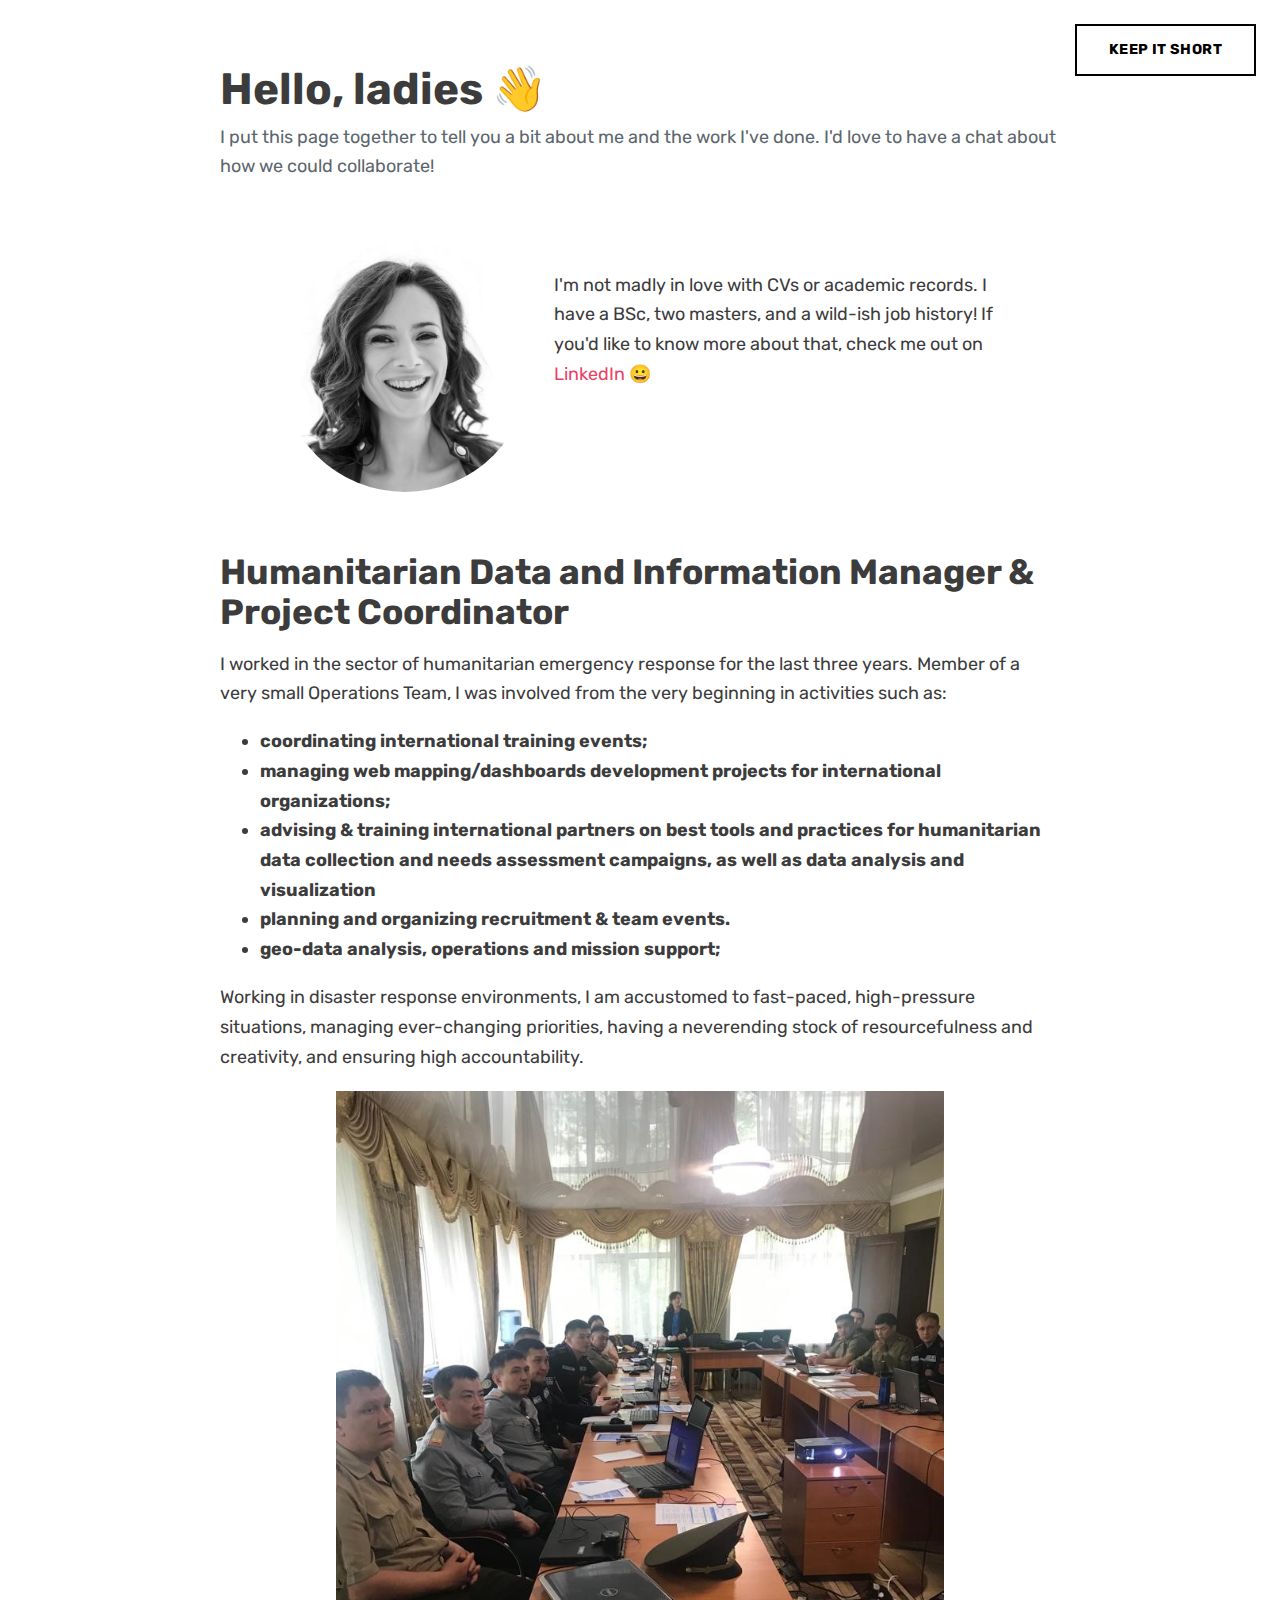
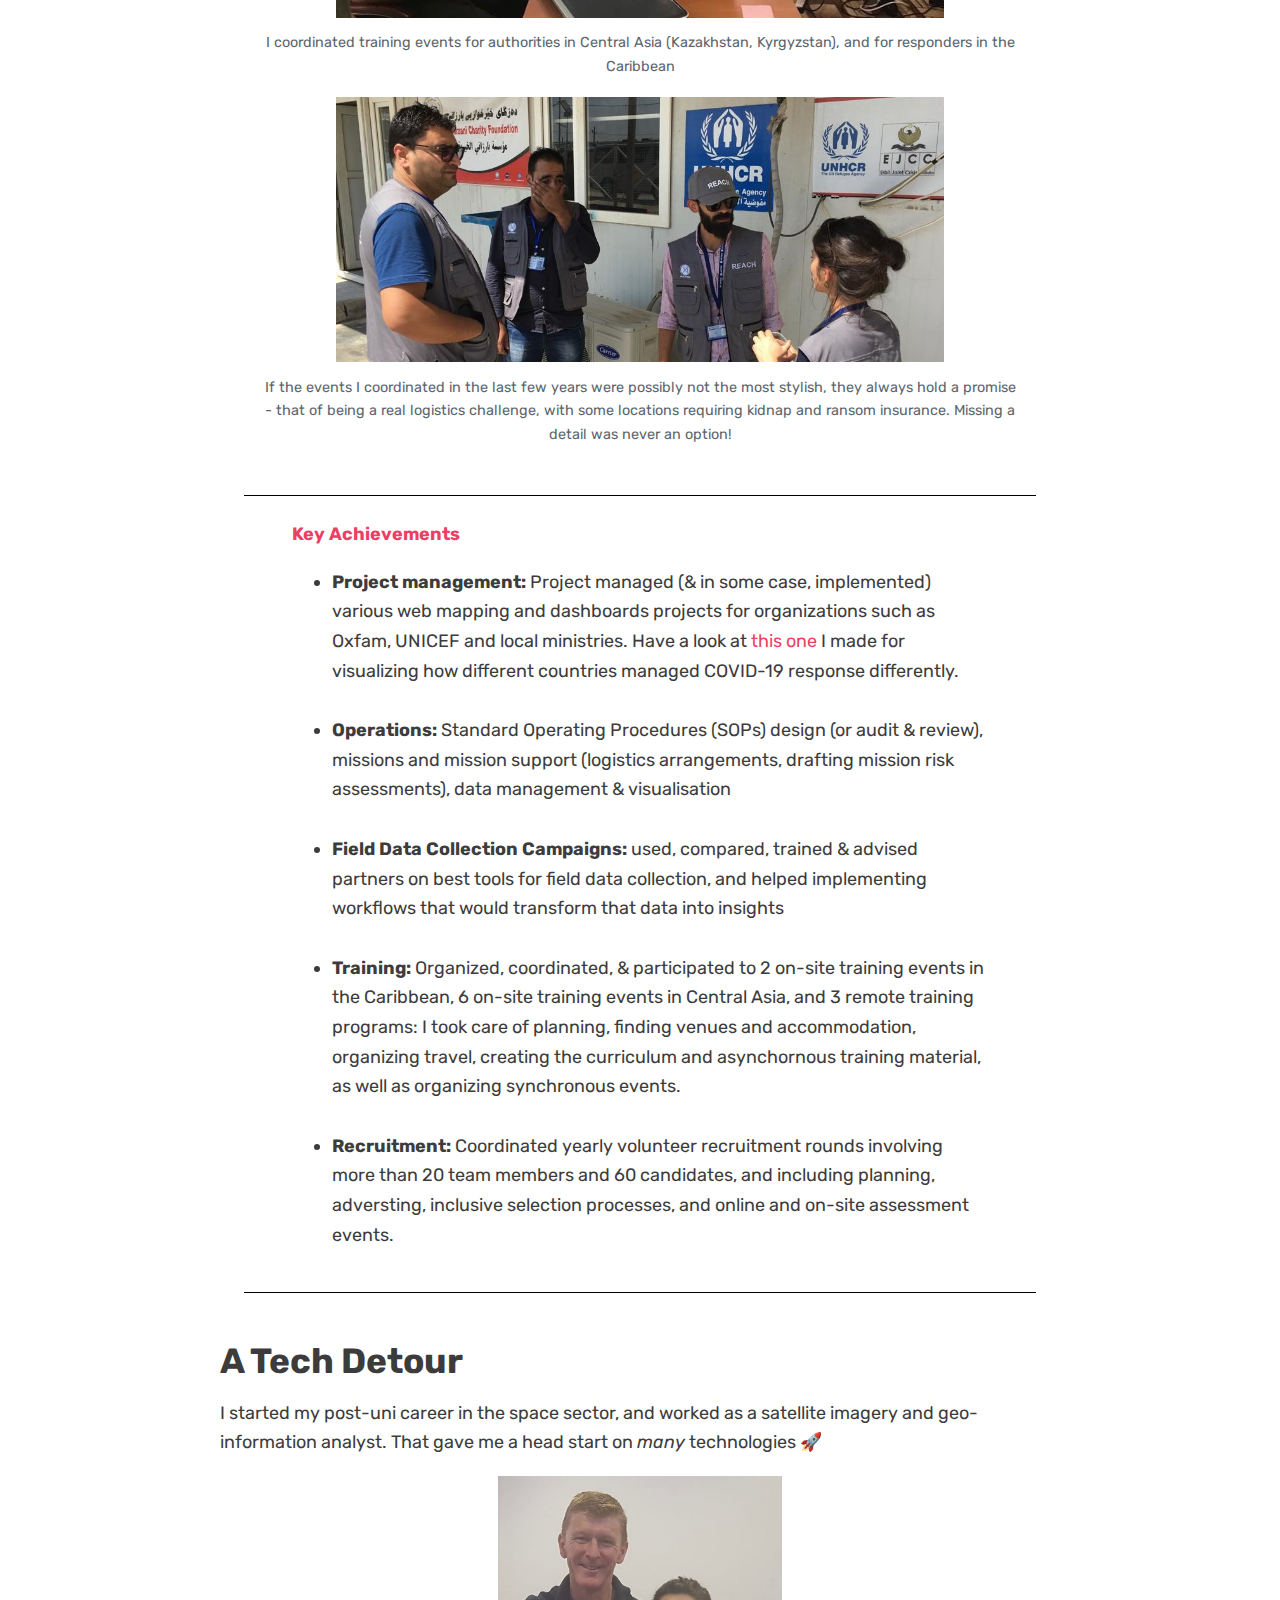
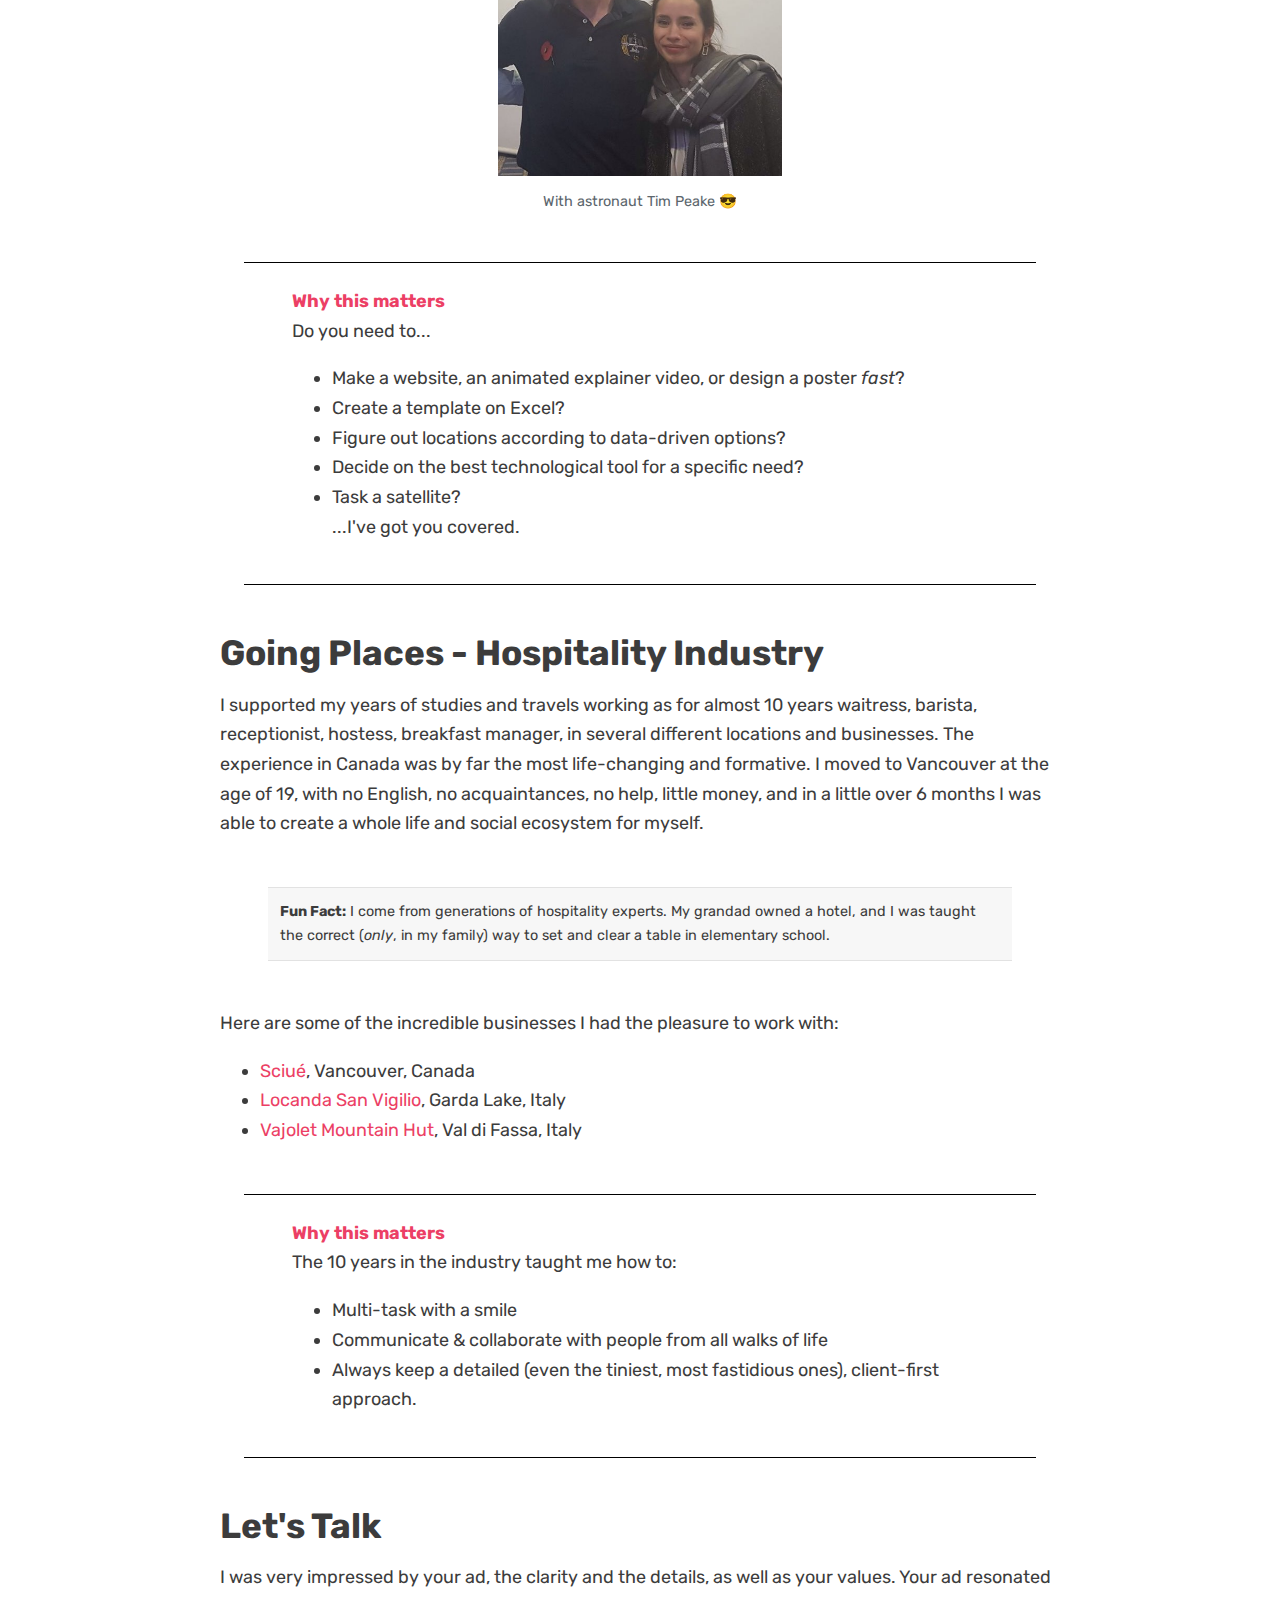
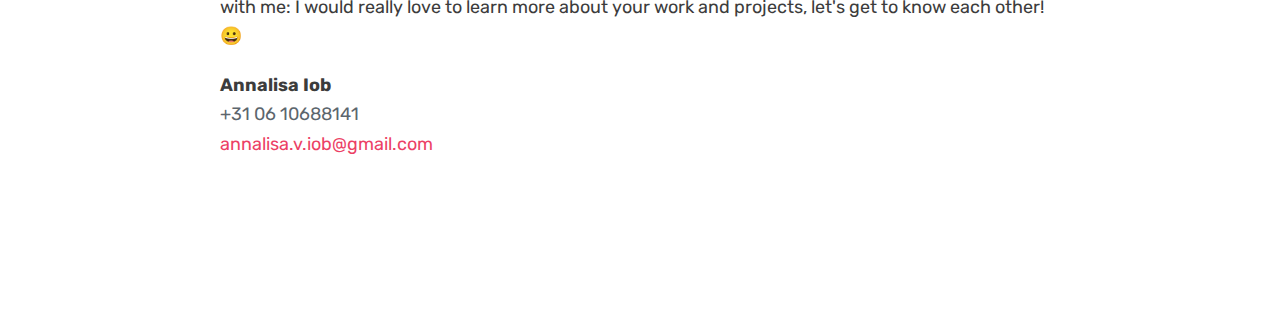
<file: docs/sides/Upwork/index.html>
<!doctype html>
<html class="no-js" lang="">

<head>
  <meta charset="utf-8">
  <meta http-equiv="x-ua-compatible" content="ie=edge">
  <title>Annalisa Iob - Introduction</title>
  <link rel="shortcut icon" type="image/png" href="assets/images/star.png"/>
  <meta name="description" content="I'm a Project/Operations/New buzzword Manager and Coordinator. Click through to check me out humble bragging about my career.">
  <meta name="viewport" content="width=device-width, initial-scale=1, shrink-to-fit=no">

  <meta name="robots" content="noindex">

  <link rel="apple-touch-icon" href="icon.png">

  <!-- css -->
  <link href="https://fonts.googleapis.com/css2?family=Rubik:wght@300&display=swap" rel="stylesheet"> 
  <link rel="stylesheet" href="style.css">

  <script src="https://ajax.googleapis.com/ajax/libs/jquery/3.4.0/jquery.min.js"></script>

  <script src="js/main.js"></script>


</head>

<body>

  <div id="container">

  <section id="hero">

    <!-- trigger -->
    <a href="#" class="btn btn-site">KEEP IT SHORT</a>

      <h1 style="vertical-align: middle;">Hello, ladies 👋</span></h1>

      <p class="subtitle">I put this page together to tell you a bit about me and the work I've done. I'd love to have a chat about how we could collaborate!</p>
      <div class="alert alertface">
        <img srcset="img/anna_jacket_clip.jpg" alt="" height="250px" width="250px" style="border-radius: 50%" align="left">
		<p>I'm not madly in love with CVs or academic records. I have a BSc, two masters, and a wild-ish job history! If you'd like to know more about that, check me out on  <a href="https://linkedin.com/in/annalisa-iob-a94484a6/" target="_blank">LinkedIn</a> 😀</p>
      </div>
	  
      <!--<figure class="figure expo">
        <picture class="max-width">
          <img srcset="img/anna_jacket_clip.jpg" alt="" height="300">
        </picture>
        <figcaption></figcaption>
      </figure> -->
  </section>

  <section id="mapaction">

      <h2>Humanitarian Data and Information Manager &amp; Project Coordinator</h2>

      <p class="short strong job-title">Geographical Information Systems (GIS) Analyst, Project Manager &amp; Operations Support</p>
      <p class="short small">MapAction: 2018-2021 <br />Oxford, UK</p>

      <p class="short strong job-title">Project Manager &amp; Coordinator</p>
      <p class="short small">MapAction: 2021 <br />Remote</p>

      <div class="expo"><p>I worked in the sector of humanitarian emergency response for the last three years. Member of a very small Operations Team, I was involved from the very beginning in activities such as: <strong><ul><li>coordinating international training events;</li><li>managing web mapping/dashboards development projects for international organizations;</li><li>advising &amp; training international partners on best tools and practices for humanitarian data collection and needs assessment campaigns, as well as data analysis and visualization</li><li>planning and organizing recruitment &amp; team events.</li><li>geo-data analysis, operations and mission support;</li></ul></strong></p>

      <p>Working in disaster response environments, I am accustomed to fast-paced, high-pressure situations, managing ever-changing priorities, having a neverending stock of resourcefulness and creativity, and ensuring high accountability.</p>

      <!--<figure class="figure expo">
        <picture class="max-width" >
          <img srcset="img/CESDRR2.jpg" alt="">
        </picture>
        <figcaption>I coordinated training events for authorities in Central Asia (Kazakhstan, Kyrgyzstan), and for responders in the Caribbean</figcaption>
      </figure> -->

      <figure class="figure expo">
        <picture class="max-width" >
          <img srcset="img/CESDRR2.jpg" alt="">
        </picture>
        <figcaption>I coordinated training events for authorities in Central Asia (Kazakhstan, Kyrgyzstan), and for responders in the Caribbean</figcaption>
      </figure>

      <figure class="figure expo">
        <picture class="max-width">
          <img srcset="img/Iraq.jpg" alt="">
        </picture>
        <figcaption>If the events I coordinated in the last few years were possibly not the most stylish, they always hold a promise - that of being a real logistics challenge, with some locations requiring kidnap and ransom insurance. Missing a detail was never an option!</figcaption>
      </figure></div>

      <div class="tldr"><span>Key Achievements</span></br> 
     <ul>
	 <li><strong>Project management: </strong>Project managed (&amp; in some case, implemented) various web mapping and dashboards projects for organizations such as Oxfam, UNICEF and local ministries. Have a look at <a href="https://mapaction.org/covid-19-government-measures-dashboard/" target="_blank">this one </a> I made for visualizing how different countries managed COVID-19 response differently.</li></br>
	 <li><strong>Operations:</strong> Standard Operating Procedures (SOPs) design (or audit &amp; review), missions and mission support (logistics arrangements, drafting mission risk assessments), data management &amp; visualisation</li></br>
	 <li><strong>Field Data Collection Campaigns:</strong> used, compared, trained &amp; advised partners on best tools for field data collection, and helped implementing workflows that would transform that data into insights</li></br>
	 <li><strong>Training:</strong> Organized, coordinated, &amp; participated to 2 on-site training events in the Caribbean, 6 on-site training events in Central Asia, and 3 remote training programs: I took care of planning, finding venues and accommodation, organizing travel, creating the curriculum and asynchornous training material, as well as organizing synchronous events.</li></br>  
	 <li><strong>Recruitment:</strong> Coordinated yearly volunteer recruitment rounds involving more than 20 team members and 60 candidates, and including planning, adversting, inclusive selection processes, and online and on-site assessment events.</li></ul>
	 </div>

  </section>
  <section id="telespazio">

      <h2>A Tech Detour</h2>

      <p class="short strong job-title">GIS Analyst (internship)</p>
      <p class="short small">e-GEOS: 2016 <br />Rome, Italy</p>
	  
	  <p class="short strong job-title">Geo-Information and SAR Engineer</p>
      <p class="short small">Telespazio VEGA UK: 2017 - 2018 <br />Luton, UK</p>

      <p class="expo">I started my post-uni career in the space sector, and worked as a satellite imagery and geo-information analyst. That gave me a head start on <i>many</i> technologies 🚀</p>

	  
	  <figure class="figure expo">
        <picture class="max-width">
          <img srcset="img/Astro_Tim.JPG" alt="" height="300rem">
        </picture>
        <figcaption> With astronaut Tim Peake 😎 </figcaption>
      </figure>

      <div class="tldr"><span>Why this matters</span></br>
	  Do you need to...  <br />
	  <ul>
	  <li>Make a website, an animated explainer video, or design a poster <i>fast</i>?  </li>
      <li>Create a template on Excel?</li>
	  <li>Figure out locations according to data-driven options?</li>
	  <li>Decide on the best technological tool for a specific need? </li>
	  <li>Task a satellite? </li>...I've got you covered. </div>

  </section>
  <section id="end">
      <section id="beginning">
      <h2 class="first">Going Places - Hospitality Industry</h2>

      <p class="expo">I supported my years of studies and travels working as for almost 10 years waitress, barista, receptionist, hostess, breakfast manager, in several different locations and businesses. The experience in Canada was
by far the most life-changing and formative. I moved to Vancouver at the age of 19, with no English, no acquaintances, no help, little money, and in a little over 6 months I was able to create a whole life and social ecosystem for myself.</p>
	<div class="alert">
        <p><strong>Fun Fact:</strong> I come from generations of hospitality experts. My grandad owned a hotel, and I was taught the correct (<i>only</i>, in my family) way to set and clear a table in elementary school.</p>
    </div>
	  
      <p class="expo">Here are some of the incredible businesses I had the pleasure to work with:
	  <ul>
	  <li><a href="https://www.sciue.ca/" target="_blank">Sciué</a>, Vancouver, Canada</li>
	  <li><a href="http://www.locanda-sanvigilio.it/" target="_blank">Locanda San Vigilio</a>, Garda Lake, Italy</li>
	  <li><a href="https://www.rifugiovajolet.com/eng/" target="_blank">Vajolet Mountain Hut</a>, Val di  Fassa, Italy</li>
	  </ul>
	  </p>

      <div class="tldr"><span>Why this matters</span></br> The 10 years in the industry taught me how to: 
	  <ul>
	  <li>Multi-task with a smile </li>
	  <li>Communicate &amp; collaborate with people from all walks of life</li>
	  <li>Always keep a detailed (even the tiniest, most fastidious ones), client-first approach.</li>
	  </div>

  </section>

      <h2>Let's Talk</h2>

      <p>I was very impressed by your ad, the clarity and the details, as well as your values. Your ad resonated with me: I would really love to learn more about your work and projects, let's get to know each other! 😀</p>


      <p class="sig">Annalisa Iob <br /><span class="tel">+31 06 10688141</span><br /><a href="mailto:annalisa.v.iob@gmail.com" class="email">annalisa.v.iob@gmail.com</a></p>

  </section>

</div> <!-- end container -->

</body>

</html>
</file>
<file: docs/sides/&Wider/style.css>
/*!
  
  About:
    Since this is a simple one page site, this stylesheet is going to be pretty straighforward.

  Outline:
    01. Normalize Reset
    02. Custom Reset Helpers
    03. Variables
    04. Typography
    05. Components
    06. General


**********/



/**********
01. NORMALIZE
This is basically a quick reset to get us on an even playing field.
normalize.css v8.0.0 | MIT License | github.com/necolas/normalize.css
**********/

html { font-size: 1em; line-height: 1.15; -webkit-text-size-adjust: 100%; }
body { margin: 0; }
h1 { font-size: 2em; margin: 0.67em 0; }
hr { box-sizing: content-box; height: 0; overflow: visible; }
pre { font-family: monospace, monospace; font-size: 1em; }
a { background-color: transparent; }
abbr[title] { border-bottom: none; text-decoration: underline; text-decoration: underline dotted; }
b,strong { font-weight: bolder; }
code,kbd,samp { font-family: monospace, monospace; font-size: 1em; }
small { font-size: 80%; }
sub,sup { font-size: 75%; line-height: 0; position: relative; vertical-align: baseline; }
sub { bottom: -0.25em; }
sup { top: -0.5em; }
img { border-style: none; }
button,input,optgroup,select,textarea { font-family: inherit; font-size: 100%; line-height: 1.15; margin: 0; }
button,input { overflow: visible; }
button,select { text-transform: none; }
button,[type="button"],[type="reset"],[type="submit"] { -webkit-appearance: button; }
button::-moz-focus-inner,[type="button"]::-moz-focus-inner,[type="reset"]::-moz-focus-inner,[type="submit"]::-moz-focus-inner { border-style: none; padding: 0; }
button:-moz-focusring,[type="button"]:-moz-focusring,[type="reset"]:-moz-focusring,[type="submit"]:-moz-focusring { outline: 1px dotted ButtonText; }
fieldset { padding: 0.35em 0.75em 0.625em; }
legend { box-sizing: border-box; color: inherit; display: table; max-width: 100%; padding: 0; white-space: normal; }
progress { vertical-align: baseline; }
textarea { overflow: auto; }
[type="checkbox"],[type="radio"] { box-sizing: border-box; padding: 0; }
[type="number"]::-webkit-inner-spin-button,[type="number"]::-webkit-outer-spin-button { height: auto; }
[type="search"] { -webkit-appearance: textfield; outline-offset: -2px; }
[type="search"]::-webkit-search-decoration { -webkit-appearance: none; }
::-webkit-file-upload-button { -webkit-appearance: button; font: inherit; }
details { display: block; }
summary { display: list-item; }
template { display: none; }


/**********
02. CUSTOM RESET HELPERS
These are some styles I like to use in my projects.
Things like clearfix, hidden classes, and site wide stuff.
**********/

.is-hidden,[aria-hidden="true"],[hidden] { visibility: none; display: none; }
/* reset everything */
*, *:before, *:after { -webkit-box-sizing: border-box; -moz-box-sizing: border-box; box-sizing: border-box; }
/* image replacement helpers */
.image-replacement, .ir { text-indent: 100%; white-space: nowrap; overflow: hidden; }
/* micro clearfix */
.clearfix, .cf { zoom: 1; }
.clearfix:before, .clearfix:after, .cf:before, .cf:after { content: ""; display: table; }
.clearfix:after, .cf:after { clear: both; }

/*
some nice typographical defaults
more here: http://www.newnet-soft.com/blog/csstypography
*/
p { margin: 0; font-feature-settings: "liga", "dlig"; }


/**********
03. VARIABLES
I like to use variables to make things esier to maintain.
I used to use Sass (still do sometimes), but now that it's supported natively, let's give it a go.
**********/

:root {

  /** base colors **/
  --colWhite: rgba(255,255,255);
  --colRed2: #000000;
  --colRed: #000000;
  --colBlue: #ec3f65;
  --colBlue2: #fad843;
  --colBlue3: #ffffff;
  --colBlue4: #000000;
  --colGreen: rgba(150,150,150,0.08);
  --colGreen2: rgba(150,150,150,0.21);



  /* text colors */
  --colText-01: #3c3c3c;
  --colText-02: #5c666d;
  --colTextInverse: var(--colWhite);

  /** font stacks **/
  --fontMerri: 'Rubik', sans-serif;
  --fontOpen: 'Rubik', sans-serif;

  /** font sizes **/
  --fontBase: 18px;
  --fontSmall: 0.90rem;

  /** font weights **/
  --fontWeight-Normal: 400;
  --fontWeight-Bold: 700;

  /** layers **/
  --layFlat: none;
  --layRaised: 0 1px 2px 0 rgba(0,0,0,0.10);
  --layOverlay: 0 4px 8px 0 rgba(0,0,0,0.10);
  --laySticky: 0 6px 12px 0 rgba(0,0,0,0.10);
  --layPop: 0 12px 24px 0 rgba(0,0,0,0.10);

  /** motion **/
  --motionStandard: cubic-bezier(0.5, 0, 0.1, 1);
  --motionIn: cubic-bezier(0.25, 0, 1, 1);
  --motionOut: cubic-bezier(0, 0, 0.25, 1);

  /** speed **/
  --motionSpeed-01: 180ms;
  --motionSpeed-02: 260ms;
  --motionSpeed-03: 340ms;
  --motionSpeed-04: 680ms;
  --motionSpeed-05: 1360ms;

  /** border radii **/
  --radii-01: 1px;
  --radii-02: 4px;
  --radii-03: 25px;
  --radii-04: 50%;

} /* end variable root */


/**********
04. TYPOGRAPHY
Setting up some type defaults.
Typography is a wild world and it's really tough to have perfect typography, but this works for me.
**********/

h1, .h1 {
    font-size: 2.441em;
    line-height: 1.15;
    margin: 2.75rem 0 0.5rem;
    font-family: var(--fontMerri);
    font-weight: var(--fontWeight-Bold);
}

h2, .h2 {
    font-size: 1.953em;
    line-height: 1.15;
    margin: 2.75rem 0 1.05rem;
    font-family: var(--fontMerri);
    font-weight: var(--fontWeight-Bold);
}

h3, .h3 {
    font-size: 1.563em;
    line-height: 1.15;
    margin: 2.75rem 0 1.05rem;
    font-family: var(--fontMerri);
    font-weight: var(--fontWeight-Bold);
}

strong, .strong {
  font-weight: var(--fontWeight-Bold);
}

p {
   margin: 0 0 1.15rem;
}

small, .small {
    font: var(--font-Small);
}

.text-centered {
  text-align: center;
}


a, .link {
  color: var(--colBlue);
  text-decoration: none;
  border-bottom: 2px solid transparent;
  cursor: pointer;
  transition: border-bottom-color var(--motionSpeed-01) var(--motionStandard);
}

a:hover, a:focus, .link:hover {
  text-decoration: none;
  color: var(--colBlue2);
  border-bottom-color: var(--colBlue2);
}

dt {
  font-weight: var(--fontWeight-Bold);
  margin: 0 0 4px;
}

dd {
  margin: 0 0 24px;
  font-size: var(--fontBase);
  color: var(--colText-02);
}

.blue {
  color: var(--colBlue);
}


/**********
05. COMPONENTS
These are reusable blocks that can be used across the whole page.
Things like buttons, forms, etc.
**********/

.btn,
.btn:focus {
  font-family: var(--fontMerri);
  -webkit-font-smoothing: antialiased;
  font-size: var(--fontSmall);
  font-weight: var(--fontWeight-Bold);
  text-decoration: none;
  text-transform: capitalize;
  display: inline-block;
  position: relative;
  min-width: 64px;
  padding: 12px 32px;
  border: none;
  outline: none;
  text-align: center;
  user-select: none;
  -webkit-appearance: none;
  overflow: hidden;
  vertical-align: middle;
  cursor: pointer;
  letter-spacing: 0.4px;
  transition: var(--motionSpeed-01) var(--motionStandard);
  background-color: var(--colRed);
  color: var(--colTextInverse);
}

.btn:hover {
  outline: none;
  background-color: var(--colRed2);
  color: var(--colTextInverse);
}

.btn:active,
.btn-site:active {
  text-shadow: none;
  text-transform: capitalize;
}

.btn-site,
.btn-site:focus {
  position: fixed;
  z-index: 10;
  top: 24px;
  right: 24px;
  font-size: var(--fontSmall);
  color: var(--colRed);
  background-color: var(--colWhite);
  border: 2px solid var(--colRed);
  text-transform: capitalize;
}

.btn-site:hover {
  color: var(--colTextInverse);
  background-color: var(--colRed2);
  border-color: var(--colWhite);
}

.figure {
  position: relative;
  z-index: 8;
  text-align: center
}

.figure img {
  max-width: 80%;
}

figcaption {
  display: block;
  margin: 4px 0 0;
  font-size: var(--fontSmall);
  color: var(--colText-02);
}

ol {
  margin: 0 0 64px;
}
/*
li {
  margin: 0 0 16px;
}


/**********
06. GENERAL
These are the styles used throughout the page.
I tried to be as minimialist as possible to keep things light.
**********/

body {
  font-family: var(--fontOpen);
  font-size: var(--fontBase);
  line-height: 1.65;
  color: var(--colText);
  background-color: var(--colWhite);
  height: 100%;
  color: var(--colText-01);
}


.short {
  opacity: 0;
  display: none;
}



#container {
  position: relative;
  z-index: 10;
  width: 100%;
  max-width: 880px;
  margin: 0 auto;
  padding: 20px;
  border-radius: 4px;
}

.subtitle {
  color: var(--colText-02);
}

.subtitle img {
	display: inline-block;
    width: auto;
    height: 20px;
    position: relative;
    top: 3px;
}

.tldr {
  margin: 48px 24px;
  color: var(--col-01);
  font-size: var(--fontBase);
  background-color: var(--colBlue3);
  border: 1px solid var(--colBlue4);
  border-right: 0;
  border-left: 0;
  padding: 24px 48px;
}

.tldr span {
  font-weight: var(--fontWeight-Bold);
  color: var(--colBlue);
}


.figure + .btn {
  margin-top: -36px;
}

.job-title {
  margin: 24px 0 0;
}

.to-do {
  color: var(--colRed);
  display: block;
  margin: 8px 0 0;
}

.sig {
  margin-bottom: 148px;
  font-weight: var(--fontWeight-Bold);
}

.tel {
  color: var(--colText-02);
  font-weight: var(--fontWeight-Normal);
}

.email {
  font-weight: var(--fontWeight-Normal);
}

.alert {
  background-color: var(--colGreen);
  border: 1px solid var(--colGreen2);
  border-left: 0;
  border-right: 0;
  padding: 12px;
  margin: 48px;
  font-size: var(--fontSmall);
}

.alert p {
  margin: 0;
}

.alertface {
	display: flex;
	background: transparent;
	border: 0;
}

.alertface p {
	font-size: 18px;
	margin: 4% 0 0 24px;
}
@media screen and (max-width: 600px) {
    .alertface {
        display: block;
    }
	.alertface p {
	font-size: 12px;
	margin:4% 0 0 0;
	text-align: center;
	}
	.alertface img {
		float: none;
	}
	p {
	font-size: 16px;	
	}
	.tldr {
	font-size: 16px;	
	}
	.expo {
	font-size: 16px;	
	}
}



.hide-expo .expo {
  opacity: 0;
  display: none;
  margin: 0;
}

.hide-expo .short {
  opacity: 1;
  display: block;
}

.hide-expo .tldr {
  margin: 0 0 36px;
  font-size: var(--fontBase);
  background-color: transparent;
  border: 0;
  padding: 0;
  color: var(--colText-02);
}

.hide-expo .tldr a {
  color: var(--colBlue);
}

.hide-expo h2 {
  margin: 24px 0 8px;
}

.hide-expo .first {
  margin-top: 64px;
}

.hide-expo .tldr span {
  display: none;
}

#hero h1 span img {
		display: inline-block;
		width: auto;
		height: 40px;
		position: relative;
		top: 3px;
}
</file>
<file: docs/sides/BlueKazoo/style.css>
/*!
  Stylesheet: Hotjar Introduction
  Author: Eddie Machado

  About:
    Since this is a simple one page site, this stylesheet is going to be pretty straighforward.

  Outline:
    01. Normalize Reset
    02. Custom Reset Helpers
    03. Variables
    04. Typography
    05. Components
    06. General


**********/



/**********
01. NORMALIZE
This is basically a quick reset to get us on an even playing field.
normalize.css v8.0.0 | MIT License | github.com/necolas/normalize.css
**********/

html { font-size: 1em; line-height: 1.15; -webkit-text-size-adjust: 100%; }
body { margin: 0; }
h1 { font-size: 2em; margin: 0.67em 0; }
hr { box-sizing: content-box; height: 0; overflow: visible; }
pre { font-family: monospace, monospace; font-size: 1em; }
a { background-color: transparent; }
abbr[title] { border-bottom: none; text-decoration: underline; text-decoration: underline dotted; }
b,strong { font-weight: bolder; }
code,kbd,samp { font-family: monospace, monospace; font-size: 1em; }
small { font-size: 80%; }
sub,sup { font-size: 75%; line-height: 0; position: relative; vertical-align: baseline; }
sub { bottom: -0.25em; }
sup { top: -0.5em; }
img { border-style: none; }
button,input,optgroup,select,textarea { font-family: inherit; font-size: 100%; line-height: 1.15; margin: 0; }
button,input { overflow: visible; }
button,select { text-transform: none; }
button,[type="button"],[type="reset"],[type="submit"] { -webkit-appearance: button; }
button::-moz-focus-inner,[type="button"]::-moz-focus-inner,[type="reset"]::-moz-focus-inner,[type="submit"]::-moz-focus-inner { border-style: none; padding: 0; }
button:-moz-focusring,[type="button"]:-moz-focusring,[type="reset"]:-moz-focusring,[type="submit"]:-moz-focusring { outline: 1px dotted ButtonText; }
fieldset { padding: 0.35em 0.75em 0.625em; }
legend { box-sizing: border-box; color: inherit; display: table; max-width: 100%; padding: 0; white-space: normal; }
progress { vertical-align: baseline; }
textarea { overflow: auto; }
[type="checkbox"],[type="radio"] { box-sizing: border-box; padding: 0; }
[type="number"]::-webkit-inner-spin-button,[type="number"]::-webkit-outer-spin-button { height: auto; }
[type="search"] { -webkit-appearance: textfield; outline-offset: -2px; }
[type="search"]::-webkit-search-decoration { -webkit-appearance: none; }
::-webkit-file-upload-button { -webkit-appearance: button; font: inherit; }
details { display: block; }
summary { display: list-item; }
template { display: none; }


/**********
02. CUSTOM RESET HELPERS
These are some styles I like to use in my projects.
Things like clearfix, hidden classes, and site wide stuff.
**********/

.is-hidden,[aria-hidden="true"],[hidden] { visibility: none; display: none; }
/* reset everything */
*, *:before, *:after { -webkit-box-sizing: border-box; -moz-box-sizing: border-box; box-sizing: border-box; }
/* image replacement helpers */
.image-replacement, .ir { text-indent: 100%; white-space: nowrap; overflow: hidden; }
/* micro clearfix */
.clearfix, .cf { zoom: 1; }
.clearfix:before, .clearfix:after, .cf:before, .cf:after { content: ""; display: table; }
.clearfix:after, .cf:after { clear: both; }

/*
some nice typographical defaults
more here: http://www.newnet-soft.com/blog/csstypography
*/
p { margin: 0; font-feature-settings: "liga", "dlig"; }


/**********
03. VARIABLES
I like to use variables to make things esier to maintain.
I used to use Sass (still do sometimes), but now that it's supported natively, let's give it a go.
**********/

:root {

  /** base colors **/
  --colWhite: rgba(255,255,255);
  --colRed: #e60043;
  --colRed2: #e60043;
  --colBlue: #e60043;
  --colBlue2: #e60043;
  --colBlue3: rgba(230,0,67,0.2);
  --colBlue4: #e60043;
  --colGreen: rgba(230,0,67,0.08);
  --colGreen2: rgba(230,0,67,0.21);



  /* text colors */
  --colText-01: #3c3c3c;
  --colText-02: #5c666d;
  --colTextInverse: var(--colWhite);

  /** font stacks **/
  --fontMerri: 'Montserrat', sans-serif;
  --fontOpen: 'Montserrat', sans-serif;

  /** font sizes **/
  --fontBase: 18px;
  --fontSmall: 0.90rem;

  /** font weights **/
  --fontWeight-Normal: 400;
  --fontWeight-Bold: 700;

  /** layers **/
  --layFlat: none;
  --layRaised: 0 1px 2px 0 rgba(0,0,0,0.10);
  --layOverlay: 0 4px 8px 0 rgba(0,0,0,0.10);
  --laySticky: 0 6px 12px 0 rgba(0,0,0,0.10);
  --layPop: 0 12px 24px 0 rgba(0,0,0,0.10);

  /** motion **/
  --motionStandard: cubic-bezier(0.5, 0, 0.1, 1);
  --motionIn: cubic-bezier(0.25, 0, 1, 1);
  --motionOut: cubic-bezier(0, 0, 0.25, 1);

  /** speed **/
  --motionSpeed-01: 180ms;
  --motionSpeed-02: 260ms;
  --motionSpeed-03: 340ms;
  --motionSpeed-04: 680ms;
  --motionSpeed-05: 1360ms;

  /** border radii **/
  --radii-01: 1px;
  --radii-02: 4px;
  --radii-03: 25px;
  --radii-04: 50%;

} /* end variable root */


/**********
04. TYPOGRAPHY
Setting up some type defaults.
Typography is a wild world and it's really tough to have perfect typography, but this works for me.
**********/

h1, .h1 {
    font-size: 2.441em;
    line-height: 1.15;
    margin: 2.75rem 0 0.5rem;
    font-family: var(--fontMerri);
    font-weight: var(--fontWeight-Bold);
}

h2, .h2 {
    font-size: 1.953em;
    line-height: 1.15;
    margin: 2.75rem 0 1.05rem;
    font-family: var(--fontMerri);
    font-weight: var(--fontWeight-Bold);
}

h3, .h3 {
    font-size: 1.563em;
    line-height: 1.15;
    margin: 2.75rem 0 1.05rem;
    font-family: var(--fontMerri);
    font-weight: var(--fontWeight-Bold);
}

strong, .strong {
  font-weight: var(--fontWeight-Bold);
}

p {
   margin: 0 0 1.15rem;
}

small, .small {
    font: var(--font-Small);
}

.text-centered {
  text-align: center;
}


a, .link {
  color: var(--colBlue);
  text-decoration: none;
  border-bottom: 2px solid transparent;
  cursor: pointer;
  transition: border-bottom-color var(--motionSpeed-01) var(--motionStandard);
}

a:hover, a:focus, .link:hover {
  text-decoration: none;
  color: var(--colBlue2);
  border-bottom-color: var(--colBlue2);
}

dt {
  font-weight: var(--fontWeight-Bold);
  margin: 0 0 4px;
}

dd {
  margin: 0 0 24px;
  font-size: var(--fontBase);
  color: var(--colText-02);
}

.blue {
  color: var(--colBlue);
}


/**********
05. COMPONENTS
These are reusable blocks that can be used across the whole page.
Things like buttons, forms, etc.
**********/

.btn,
.btn:focus {
  font-family: var(--fontMerri);
  -webkit-font-smoothing: antialiased;
  font-size: var(--fontSmall);
  font-weight: var(--fontWeight-Bold);
  text-decoration: none;
  text-transform: none;
  display: inline-block;
  position: relative;
  min-width: 64px;
  padding: 12px 32px;
  border: none;
  outline: none;
  text-align: center;
  user-select: none;
  -webkit-appearance: none;
  overflow: hidden;
  vertical-align: middle;
  border-radius: 24px;
  cursor: pointer;
  letter-spacing: 0.4px;
  transition: var(--motionSpeed-01) var(--motionStandard);
  background-color: var(--colRed);
  color: var(--colTextInverse);
}

.btn:hover {
  outline: none;
  background-color: var(--colRed2);
  color: var(--colTextInverse);
}

.btn:active,
.btn-site:active {
  text-shadow: none;
}

.btn-site,
.btn-site:focus {
  position: fixed;
  z-index: 10;
  top: 24px;
  right: 24px;
  font-size: var(--fontSmall);
  color: var(--colRed);
  background-color: var(--colWhite);
  border: 2px solid var(--colRed);
}

.btn-site:hover {
  color: var(--colTextInverse);
  background-color: var(--colRed2);
  border-color: var(--colWhite);
}

.figure {
  position: relative;
  z-index: 8;
  text-align: center
}

.figure img {
  max-width: 80%;
}

figcaption {
  display: block;
  margin: 4px 0 0;
  font-size: var(--fontSmall);
  color: var(--colText-02);
}

ol {
  margin: 0 0 64px;
}
/*
li {
  margin: 0 0 16px;
}


/**********
06. GENERAL
These are the styles used throughout the page.
I tried to be as minimialist as possible to keep things light.
**********/

body {
  font-family: var(--fontOpen);
  font-size: var(--fontBase);
  line-height: 1.65;
  color: var(--colText);
  background-color: var(--colWhite);
  height: 100%;
  color: var(--colText-01);
}


.short {
  opacity: 0;
  display: none;
}



#container {
  position: relative;
  z-index: 10;
  width: 100%;
  max-width: 880px;
  margin: 0 auto;
  padding: 20px;
  border-radius: 4px;
}

.subtitle {
  color: var(--colText-02);
}

.tldr {
  margin: 48px 24px;
  color: var(--col-01);
  font-size: var(--fontBase);
  background-color: var(--colBlue3);
  border: 1px solid var(--colBlue4);
  border-right: 0;
  border-left: 0;
  padding: 24px 48px;
}

.tldr span {
  font-weight: var(--fontWeight-Bold);
  color: var(--colBlue);
}


.figure + .btn {
  margin-top: -36px;
}

.job-title {
  margin: 24px 0 0;
}

.to-do {
  color: var(--colRed);
  display: block;
  margin: 8px 0 0;
}

.sig {
  margin-bottom: 148px;
  font-weight: var(--fontWeight-Bold);
}

.tel {
  color: var(--colText-02);
  font-weight: var(--fontWeight-Normal);
}

.email {
  font-weight: var(--fontWeight-Normal);
}

.alert {
  background-color: var(--colGreen);
  border: 1px solid var(--colGreen2);
  border-left: 0;
  border-right: 0;
  padding: 12px;
  margin: 48px;
  font-size: var(--fontSmall);
}

.alert p {
  margin: 0;
}




.hide-expo .expo {
  opacity: 0;
  display: none;
  margin: 0;
}

.hide-expo .short {
  opacity: 1;
  display: block;
}

.hide-expo .tldr {
  margin: 0 0 36px;
  font-size: var(--fontBase);
  background-color: transparent;
  border: 0;
  padding: 0;
  color: var(--colText-02);
}

.hide-expo .tldr a {
  color: var(--colBlue);
}

.hide-expo h2 {
  margin: 24px 0 8px;
}

.hide-expo .first {
  margin-top: 64px;
}

.hide-expo .tldr span {
  display: none;
}
</file>
<file: docs/sides/general/style.css>
/*!
  Stylesheet: Hotjar Introduction
  Author: Eddie Machado

  About:
    Since this is a simple one page site, this stylesheet is going to be pretty straighforward.

  Outline:
    01. Normalize Reset
    02. Custom Reset Helpers
    03. Variables
    04. Typography
    05. Components
    06. General


**********/



/**********
01. NORMALIZE
This is basically a quick reset to get us on an even playing field.
normalize.css v8.0.0 | MIT License | github.com/necolas/normalize.css
**********/

html { font-size: 1em; line-height: 1.15; -webkit-text-size-adjust: 100%; }
body { margin: 0; }
h1 { font-size: 2em; margin: 0.67em 0; }
hr { box-sizing: content-box; height: 0; overflow: visible; }
pre { font-family: monospace, monospace; font-size: 1em; }
a { background-color: transparent; }
abbr[title] { border-bottom: none; text-decoration: underline; text-decoration: underline dotted; }
b,strong { font-weight: bolder; }
code,kbd,samp { font-family: monospace, monospace; font-size: 1em; }
small { font-size: 80%; }
sub,sup { font-size: 75%; line-height: 0; position: relative; vertical-align: baseline; }
sub { bottom: -0.25em; }
sup { top: -0.5em; }
img { border-style: none; }
button,input,optgroup,select,textarea { font-family: inherit; font-size: 100%; line-height: 1.15; margin: 0; }
button,input { overflow: visible; }
button,select { text-transform: none; }
button,[type="button"],[type="reset"],[type="submit"] { -webkit-appearance: button; }
button::-moz-focus-inner,[type="button"]::-moz-focus-inner,[type="reset"]::-moz-focus-inner,[type="submit"]::-moz-focus-inner { border-style: none; padding: 0; }
button:-moz-focusring,[type="button"]:-moz-focusring,[type="reset"]:-moz-focusring,[type="submit"]:-moz-focusring { outline: 1px dotted ButtonText; }
fieldset { padding: 0.35em 0.75em 0.625em; }
legend { box-sizing: border-box; color: inherit; display: table; max-width: 100%; padding: 0; white-space: normal; }
progress { vertical-align: baseline; }
textarea { overflow: auto; }
[type="checkbox"],[type="radio"] { box-sizing: border-box; padding: 0; }
[type="number"]::-webkit-inner-spin-button,[type="number"]::-webkit-outer-spin-button { height: auto; }
[type="search"] { -webkit-appearance: textfield; outline-offset: -2px; }
[type="search"]::-webkit-search-decoration { -webkit-appearance: none; }
::-webkit-file-upload-button { -webkit-appearance: button; font: inherit; }
details { display: block; }
summary { display: list-item; }
template { display: none; }


/**********
02. CUSTOM RESET HELPERS
These are some styles I like to use in my projects.
Things like clearfix, hidden classes, and site wide stuff.
**********/

.is-hidden,[aria-hidden="true"],[hidden] { visibility: none; display: none; }
/* reset everything */
*, *:before, *:after { -webkit-box-sizing: border-box; -moz-box-sizing: border-box; box-sizing: border-box; }
/* image replacement helpers */
.image-replacement, .ir { text-indent: 100%; white-space: nowrap; overflow: hidden; }
/* micro clearfix */
.clearfix, .cf { zoom: 1; }
.clearfix:before, .clearfix:after, .cf:before, .cf:after { content: ""; display: table; }
.clearfix:after, .cf:after { clear: both; }

/*
some nice typographical defaults
more here: http://www.newnet-soft.com/blog/csstypography
*/
p { margin: 0; font-feature-settings: "liga", "dlig"; }


/**********
03. VARIABLES
I like to use variables to make things esier to maintain.
I used to use Sass (still do sometimes), but now that it's supported natively, let's give it a go.
**********/

:root {

  /** base colors **/
  --colWhite: rgba(255,255,255);
  --colRed: #e60043;
  --colRed2: #e60043;
  --colBlue: #e60043;
  --colBlue2: #e60043;
  --colBlue3: rgba(230,0,67,0.2);
  --colBlue4: #e60043;
  --colGreen: rgba(230,0,67,0.08);
  --colGreen2: rgba(230,0,67,0.21);



  /* text colors */
  --colText-01: #3c3c3c;
  --colText-02: #5c666d;
  --colTextInverse: var(--colWhite);

  /** font stacks **/
  --fontMerri: 'Montserrat', sans-serif;
  --fontOpen: 'Montserrat', sans-serif;

  /** font sizes **/
  --fontBase: 18px;
  --fontSmall: 0.90rem;

  /** font weights **/
  --fontWeight-Normal: 400;
  --fontWeight-Bold: 700;

  /** layers **/
  --layFlat: none;
  --layRaised: 0 1px 2px 0 rgba(0,0,0,0.10);
  --layOverlay: 0 4px 8px 0 rgba(0,0,0,0.10);
  --laySticky: 0 6px 12px 0 rgba(0,0,0,0.10);
  --layPop: 0 12px 24px 0 rgba(0,0,0,0.10);

  /** motion **/
  --motionStandard: cubic-bezier(0.5, 0, 0.1, 1);
  --motionIn: cubic-bezier(0.25, 0, 1, 1);
  --motionOut: cubic-bezier(0, 0, 0.25, 1);

  /** speed **/
  --motionSpeed-01: 180ms;
  --motionSpeed-02: 260ms;
  --motionSpeed-03: 340ms;
  --motionSpeed-04: 680ms;
  --motionSpeed-05: 1360ms;

  /** border radii **/
  --radii-01: 1px;
  --radii-02: 4px;
  --radii-03: 25px;
  --radii-04: 50%;

} /* end variable root */


/**********
04. TYPOGRAPHY
Setting up some type defaults.
Typography is a wild world and it's really tough to have perfect typography, but this works for me.
**********/

h1, .h1 {
    font-size: 2.441em;
    line-height: 1.15;
    margin: 2.75rem 0 0.5rem;
    font-family: var(--fontMerri);
    font-weight: var(--fontWeight-Bold);
}

h2, .h2 {
    font-size: 1.953em;
    line-height: 1.15;
    margin: 2.75rem 0 1.05rem;
    font-family: var(--fontMerri);
    font-weight: var(--fontWeight-Bold);
}

h3, .h3 {
    font-size: 1.563em;
    line-height: 1.15;
    margin: 2.75rem 0 1.05rem;
    font-family: var(--fontMerri);
    font-weight: var(--fontWeight-Bold);
}

strong, .strong {
  font-weight: var(--fontWeight-Bold);
}

p {
   margin: 0 0 1.15rem;
}

small, .small {
    font: var(--font-Small);
}

.text-centered {
  text-align: center;
}


a, .link {
  color: var(--colBlue);
  text-decoration: none;
  border-bottom: 2px solid transparent;
  cursor: pointer;
  transition: border-bottom-color var(--motionSpeed-01) var(--motionStandard);
}

a:hover, a:focus, .link:hover {
  text-decoration: none;
  color: var(--colBlue2);
  border-bottom-color: var(--colBlue2);
}

dt {
  font-weight: var(--fontWeight-Bold);
  margin: 0 0 4px;
}

dd {
  margin: 0 0 24px;
  font-size: var(--fontBase);
  color: var(--colText-02);
}

.blue {
  color: var(--colBlue);
}


/**********
05. COMPONENTS
These are reusable blocks that can be used across the whole page.
Things like buttons, forms, etc.
**********/

.btn,
.btn:focus {
  font-family: var(--fontMerri);
  -webkit-font-smoothing: antialiased;
  font-size: var(--fontSmall);
  font-weight: var(--fontWeight-Bold);
  text-decoration: none;
  text-transform: none;
  display: inline-block;
  position: relative;
  min-width: 64px;
  padding: 12px 32px;
  border: none;
  outline: none;
  text-align: center;
  user-select: none;
  -webkit-appearance: none;
  overflow: hidden;
  vertical-align: middle;
  border-radius: 24px;
  cursor: pointer;
  letter-spacing: 0.4px;
  transition: var(--motionSpeed-01) var(--motionStandard);
  background-color: var(--colRed);
  color: var(--colTextInverse);
}

.btn:hover {
  outline: none;
  background-color: var(--colRed2);
  color: var(--colTextInverse);
}

.btn:active,
.btn-site:active {
  text-shadow: none;
}

.btn-site,
.btn-site:focus {
  position: fixed;
  z-index: 10;
  top: 24px;
  right: 24px;
  font-size: var(--fontSmall);
  color: var(--colRed);
  background-color: var(--colWhite);
  border: 2px solid var(--colRed);
}

.btn-site:hover {
  color: var(--colTextInverse);
  background-color: var(--colRed2);
  border-color: var(--colWhite);
}

.figure {
  position: relative;
  z-index: 8;
  text-align: center
}

.figure img {
  max-width: 80%;
}

figcaption {
  display: block;
  margin: 4px 0 0;
  font-size: var(--fontSmall);
  color: var(--colText-02);
}

ol {
  margin: 0 0 64px;
}
/*
li {
  margin: 0 0 16px;
}


/**********
06. GENERAL
These are the styles used throughout the page.
I tried to be as minimialist as possible to keep things light.
**********/

body {
  font-family: var(--fontOpen);
  font-size: var(--fontBase);
  line-height: 1.65;
  color: var(--colText);
  background-color: var(--colWhite);
  height: 100%;
  color: var(--colText-01);
}


.short {
  opacity: 0;
  display: none;
}



#container {
  position: relative;
  z-index: 10;
  width: 100%;
  max-width: 880px;
  margin: 0 auto;
  padding: 20px;
  border-radius: 4px;
}

.subtitle {
  color: var(--colText-02);
}

.tldr {
  margin: 48px 24px;
  color: var(--col-01);
  font-size: var(--fontBase);
  background-color: var(--colBlue3);
  border: 1px solid var(--colBlue4);
  border-right: 0;
  border-left: 0;
  padding: 24px 48px;
}

.tldr span {
  font-weight: var(--fontWeight-Bold);
  color: var(--colBlue);
}


.figure + .btn {
  margin-top: -36px;
}

.job-title {
  margin: 24px 0 0;
}

.to-do {
  color: var(--colRed);
  display: block;
  margin: 8px 0 0;
}

.sig {
  margin-bottom: 148px;
  font-weight: var(--fontWeight-Bold);
}

.tel {
  color: var(--colText-02);
  font-weight: var(--fontWeight-Normal);
}

.email {
  font-weight: var(--fontWeight-Normal);
}

.alert {
  background-color: var(--colGreen);
  border: 1px solid var(--colGreen2);
  border-left: 0;
  border-right: 0;
  padding: 12px;
  margin: 48px;
  font-size: var(--fontSmall);
}

.alert p {
  margin: 0;
}




.hide-expo .expo {
  opacity: 0;
  display: none;
  margin: 0;
}

.hide-expo .short {
  opacity: 1;
  display: block;
}

.hide-expo .tldr {
  margin: 0 0 36px;
  font-size: var(--fontBase);
  background-color: transparent;
  border: 0;
  padding: 0;
  color: var(--colText-02);
}

.hide-expo .tldr a {
  color: var(--colBlue);
}

.hide-expo h2 {
  margin: 24px 0 8px;
}

.hide-expo .first {
  margin-top: 64px;
}

.hide-expo .tldr span {
  display: none;
}
</file>
<file: docs/sides/thisaffects/style.css>
/*!
  Stylesheet: Hotjar Introduction
  Author: Eddie Machado

  About:
    Since this is a simple one page site, this stylesheet is going to be pretty straighforward.

  Outline:
    01. Normalize Reset
    02. Custom Reset Helpers
    03. Variables
    04. Typography
    05. Components
    06. General


**********/



/**********
01. NORMALIZE
This is basically a quick reset to get us on an even playing field.
normalize.css v8.0.0 | MIT License | github.com/necolas/normalize.css
**********/

html { font-size: 1em; line-height: 1.15; -webkit-text-size-adjust: 100%; }
body { margin: 0; }
h1 { font-size: 2em; margin: 0.67em 0; }
hr { box-sizing: content-box; height: 0; overflow: visible; }
pre { font-family: monospace, monospace; font-size: 1em; }
a { background-color: transparent; }
abbr[title] { border-bottom: none; text-decoration: underline; text-decoration: underline dotted; }
b,strong { font-weight: bolder; }
code,kbd,samp { font-family: monospace, monospace; font-size: 1em; }
small { font-size: 80%; }
sub,sup { font-size: 75%; line-height: 0; position: relative; vertical-align: baseline; }
sub { bottom: -0.25em; }
sup { top: -0.5em; }
img { border-style: none; }
button,input,optgroup,select,textarea { font-family: inherit; font-size: 100%; line-height: 1.15; margin: 0; }
button,input { overflow: visible; }
button,select { text-transform: none; }
button,[type="button"],[type="reset"],[type="submit"] { -webkit-appearance: button; }
button::-moz-focus-inner,[type="button"]::-moz-focus-inner,[type="reset"]::-moz-focus-inner,[type="submit"]::-moz-focus-inner { border-style: none; padding: 0; }
button:-moz-focusring,[type="button"]:-moz-focusring,[type="reset"]:-moz-focusring,[type="submit"]:-moz-focusring { outline: 1px dotted ButtonText; }
fieldset { padding: 0.35em 0.75em 0.625em; }
legend { box-sizing: border-box; color: inherit; display: table; max-width: 100%; padding: 0; white-space: normal; }
progress { vertical-align: baseline; }
textarea { overflow: auto; }
[type="checkbox"],[type="radio"] { box-sizing: border-box; padding: 0; }
[type="number"]::-webkit-inner-spin-button,[type="number"]::-webkit-outer-spin-button { height: auto; }
[type="search"] { -webkit-appearance: textfield; outline-offset: -2px; }
[type="search"]::-webkit-search-decoration { -webkit-appearance: none; }
::-webkit-file-upload-button { -webkit-appearance: button; font: inherit; }
details { display: block; }
summary { display: list-item; }
template { display: none; }


/**********
02. CUSTOM RESET HELPERS
These are some styles I like to use in my projects.
Things like clearfix, hidden classes, and site wide stuff.
**********/

.is-hidden,[aria-hidden="true"],[hidden] { visibility: none; display: none; }
/* reset everything */
*, *:before, *:after { -webkit-box-sizing: border-box; -moz-box-sizing: border-box; box-sizing: border-box; }
/* image replacement helpers */
.image-replacement, .ir { text-indent: 100%; white-space: nowrap; overflow: hidden; }
/* micro clearfix */
.clearfix, .cf { zoom: 1; }
.clearfix:before, .clearfix:after, .cf:before, .cf:after { content: ""; display: table; }
.clearfix:after, .cf:after { clear: both; }

/*
some nice typographical defaults
more here: http://www.newnet-soft.com/blog/csstypography
*/
p { margin: 0; font-feature-settings: "liga", "dlig"; }


/**********
03. VARIABLES
I like to use variables to make things esier to maintain.
I used to use Sass (still do sometimes), but now that it's supported natively, let's give it a go.
**********/

:root {

  /** base colors **/
  --colWhite: rgba(255,255,255);
  --colRed: #f59b1d;
  --colRed2: #f59b1d;
  --colBlue: #785627;
  --colBlue2: #0088CC;
  --colBlue3: rgba(120,86,39,0.2);
  --colBlue4: #785627;
  --colGreen: rgba(190,154,98,0.08);
  --colGreen2: rgba(190,154,98,0.21);



  /* text colors */
  --colText-01: #3c3c3c;
  --colText-02: #5c666d;
  --colTextInverse: var(--colWhite);

  /** font stacks **/
  --fontMerri: 'Oswald', sans-serif;
  --fontOpen: 'Open Sans', -apple-system, BlinkMacSystemFont, "Segoe UI", "Roboto", "Oxygen", "Ubuntu", "Cantarell", "Fira Sans", "Droid Sans", "Helvetica Neue", sans-serif;

  /** font sizes **/
  --fontBase: 18px;
  --fontSmall: 0.90rem;

  /** font weights **/
  --fontWeight-Normal: 400;
  --fontWeight-Bold: 700;

  /** layers **/
  --layFlat: none;
  --layRaised: 0 1px 2px 0 rgba(0,0,0,0.10);
  --layOverlay: 0 4px 8px 0 rgba(0,0,0,0.10);
  --laySticky: 0 6px 12px 0 rgba(0,0,0,0.10);
  --layPop: 0 12px 24px 0 rgba(0,0,0,0.10);

  /** motion **/
  --motionStandard: cubic-bezier(0.5, 0, 0.1, 1);
  --motionIn: cubic-bezier(0.25, 0, 1, 1);
  --motionOut: cubic-bezier(0, 0, 0.25, 1);

  /** speed **/
  --motionSpeed-01: 180ms;
  --motionSpeed-02: 260ms;
  --motionSpeed-03: 340ms;
  --motionSpeed-04: 680ms;
  --motionSpeed-05: 1360ms;

  /** border radii **/
  --radii-01: 1px;
  --radii-02: 4px;
  --radii-03: 25px;
  --radii-04: 50%;

} /* end variable root */


/**********
04. TYPOGRAPHY
Setting up some type defaults.
Typography is a wild world and it's really tough to have perfect typography, but this works for me.
**********/

h1, .h1 {
    font-size: 2.441em;
    line-height: 1.15;
    margin: 2.75rem 0 0.5rem;
    font-family: var(--fontMerri);
    font-weight: var(--fontWeight-Bold);
}

h2, .h2 {
    font-size: 1.953em;
    line-height: 1.15;
    margin: 2.75rem 0 1.05rem;
    font-family: var(--fontMerri);
    font-weight: var(--fontWeight-Bold);
}

h3, .h3 {
    font-size: 1.563em;
    line-height: 1.15;
    margin: 2.75rem 0 1.05rem;
    font-family: var(--fontMerri);
    font-weight: var(--fontWeight-Bold);
}

strong, .strong {
  font-weight: var(--fontWeight-Bold);
}

p {
   margin: 0 0 1.15rem;
}

small, .small {
    font: var(--font-Small);
}

.text-centered {
  text-align: center;
}


a, .link {
  color: var(--colBlue);
  text-decoration: none;
  border-bottom: 2px solid transparent;
  cursor: pointer;
  transition: border-bottom-color var(--motionSpeed-01) var(--motionStandard);
}

a:hover, a:focus, .link:hover {
  text-decoration: none;
  color: var(--colBlue2);
  border-bottom-color: var(--colBlue2);
}

dt {
  font-weight: var(--fontWeight-Bold);
  margin: 0 0 4px;
}

dd {
  margin: 0 0 24px;
  font-size: var(--fontBase);
  color: var(--colText-02);
}

.blue {
  color: var(--colBlue);
}


/**********
05. COMPONENTS
These are reusable blocks that can be used across the whole page.
Things like buttons, forms, etc.
**********/

.btn,
.btn:focus {
  font-family: var(--fontMerri);
  -webkit-font-smoothing: antialiased;
  font-size: var(--fontSmall);
  font-weight: var(--fontWeight-Bold);
  text-decoration: none;
  text-transform: none;
  display: inline-block;
  position: relative;
  min-width: 64px;
  padding: 12px 32px;
  border: none;
  outline: none;
  text-align: center;
  user-select: none;
  -webkit-appearance: none;
  overflow: hidden;
  vertical-align: middle;
  border-radius: 24px;
  cursor: pointer;
  letter-spacing: 0.4px;
  transition: var(--motionSpeed-01) var(--motionStandard);
  background-color: var(--colRed);
  color: var(--colTextInverse);
}

.btn:hover {
  outline: none;
  background-color: var(--colRed2);
  color: var(--colTextInverse);
}

.btn:active,
.btn-site:active {
  text-shadow: none;
}

.btn-site,
.btn-site:focus {
  position: fixed;
  z-index: 10;
  top: 24px;
  right: 24px;
  font-size: var(--fontSmall);
  color: var(--colRed);
  background-color: var(--colWhite);
  border: 2px solid var(--colRed);
}

.btn-site:hover {
  color: var(--colTextInverse);
  background-color: var(--colRed2);
  border-color: var(--colWhite);
}

.figure {
  position: relative;
  z-index: 8;
  text-align: center
}

.figure img {
  max-width: 80%;
}

figcaption {
  display: block;
  margin: 4px 0 0;
  font-size: var(--fontSmall);
  color: var(--colText-02);
}

ol {
  margin: 0 0 64px;
}
/*
li {
  margin: 0 0 16px;
}


/**********
06. GENERAL
These are the styles used throughout the page.
I tried to be as minimialist as possible to keep things light.
**********/

body {
  font-family: var(--fontOpen);
  font-size: var(--fontBase);
  line-height: 1.65;
  color: var(--colText);
  background-color: var(--colWhite);
  height: 100%;
  color: var(--colText-01);
}


.short {
  opacity: 0;
  display: none;
}



#container {
  position: relative;
  z-index: 10;
  width: 100%;
  max-width: 880px;
  margin: 0 auto;
  padding: 20px;
  border-radius: 4px;
}

.subtitle {
  color: var(--colText-02);
}

.tldr {
  margin: 48px 24px;
  color: var(--col-01);
  font-size: var(--fontBase);
  background-color: var(--colBlue3);
  border: 1px solid var(--colBlue4);
  border-right: 0;
  border-left: 0;
  padding: 24px 48px;
}

.tldr span {
  font-weight: var(--fontWeight-Bold);
  color: var(--colBlue);
}


.figure + .btn {
  margin-top: -36px;
}

.job-title {
  margin: 24px 0 0;
}

.to-do {
  color: var(--colRed);
  display: block;
  margin: 8px 0 0;
}

.sig {
  margin-bottom: 148px;
  font-weight: var(--fontWeight-Bold);
}

.tel {
  color: var(--colText-02);
  font-weight: var(--fontWeight-Normal);
}

.email {
  font-weight: var(--fontWeight-Normal);
}

.alert {
  background-color: var(--colGreen);
  border: 1px solid var(--colGreen2);
  border-left: 0;
  border-right: 0;
  padding: 12px;
  margin: 48px;
  font-size: var(--fontSmall);
}

.alert p {
  margin: 0;
}




.hide-expo .expo {
  opacity: 0;
  display: none;
  margin: 0;
}

.hide-expo .short {
  opacity: 1;
  display: block;
}

.hide-expo .tldr {
  margin: 0 0 36px;
  font-size: var(--fontBase);
  background-color: transparent;
  border: 0;
  padding: 0;
  color: var(--colText-02);
}

.hide-expo .tldr a {
  color: var(--colBlue);
}

.hide-expo h2 {
  margin: 24px 0 8px;
}

.hide-expo .first {
  margin-top: 64px;
}

.hide-expo .tldr span {
  display: none;
}
</file>
<file: docs/sides/Upwork/style.css>
/*!
  
  About:
    Since this is a simple one page site, this stylesheet is going to be pretty straighforward.

  Outline:
    01. Normalize Reset
    02. Custom Reset Helpers
    03. Variables
    04. Typography
    05. Components
    06. General


**********/



/**********
01. NORMALIZE
This is basically a quick reset to get us on an even playing field.
normalize.css v8.0.0 | MIT License | github.com/necolas/normalize.css
**********/

html { font-size: 1em; line-height: 1.15; -webkit-text-size-adjust: 100%; }
body { margin: 0; }
h1 { font-size: 2em; margin: 0.67em 0; }
hr { box-sizing: content-box; height: 0; overflow: visible; }
pre { font-family: monospace, monospace; font-size: 1em; }
a { background-color: transparent; }
abbr[title] { border-bottom: none; text-decoration: underline; text-decoration: underline dotted; }
b,strong { font-weight: bolder; }
code,kbd,samp { font-family: monospace, monospace; font-size: 1em; }
small { font-size: 80%; }
sub,sup { font-size: 75%; line-height: 0; position: relative; vertical-align: baseline; }
sub { bottom: -0.25em; }
sup { top: -0.5em; }
img { border-style: none; }
button,input,optgroup,select,textarea { font-family: inherit; font-size: 100%; line-height: 1.15; margin: 0; }
button,input { overflow: visible; }
button,select { text-transform: none; }
button,[type="button"],[type="reset"],[type="submit"] { -webkit-appearance: button; }
button::-moz-focus-inner,[type="button"]::-moz-focus-inner,[type="reset"]::-moz-focus-inner,[type="submit"]::-moz-focus-inner { border-style: none; padding: 0; }
button:-moz-focusring,[type="button"]:-moz-focusring,[type="reset"]:-moz-focusring,[type="submit"]:-moz-focusring { outline: 1px dotted ButtonText; }
fieldset { padding: 0.35em 0.75em 0.625em; }
legend { box-sizing: border-box; color: inherit; display: table; max-width: 100%; padding: 0; white-space: normal; }
progress { vertical-align: baseline; }
textarea { overflow: auto; }
[type="checkbox"],[type="radio"] { box-sizing: border-box; padding: 0; }
[type="number"]::-webkit-inner-spin-button,[type="number"]::-webkit-outer-spin-button { height: auto; }
[type="search"] { -webkit-appearance: textfield; outline-offset: -2px; }
[type="search"]::-webkit-search-decoration { -webkit-appearance: none; }
::-webkit-file-upload-button { -webkit-appearance: button; font: inherit; }
details { display: block; }
summary { display: list-item; }
template { display: none; }


/**********
02. CUSTOM RESET HELPERS
These are some styles I like to use in my projects.
Things like clearfix, hidden classes, and site wide stuff.
**********/

.is-hidden,[aria-hidden="true"],[hidden] { visibility: none; display: none; }
/* reset everything */
*, *:before, *:after { -webkit-box-sizing: border-box; -moz-box-sizing: border-box; box-sizing: border-box; }
/* image replacement helpers */
.image-replacement, .ir { text-indent: 100%; white-space: nowrap; overflow: hidden; }
/* micro clearfix */
.clearfix, .cf { zoom: 1; }
.clearfix:before, .clearfix:after, .cf:before, .cf:after { content: ""; display: table; }
.clearfix:after, .cf:after { clear: both; }

/*
some nice typographical defaults
more here: http://www.newnet-soft.com/blog/csstypography
*/
p { margin: 0; font-feature-settings: "liga", "dlig"; }


/**********
03. VARIABLES
I like to use variables to make things esier to maintain.
I used to use Sass (still do sometimes), but now that it's supported natively, let's give it a go.
**********/

:root {

  /** base colors **/
  --colWhite: rgba(255,255,255);
  --colRed2: #000000;
  --colRed: #000000;
  --colBlue: #ec3f65;
  --colBlue2: #fad843;
  --colBlue3: #ffffff;
  --colBlue4: #000000;
  --colGreen: rgba(150,150,150,0.08);
  --colGreen2: rgba(150,150,150,0.21);



  /* text colors */
  --colText-01: #3c3c3c;
  --colText-02: #5c666d;
  --colTextInverse: var(--colWhite);

  /** font stacks **/
  --fontMerri: 'Rubik', sans-serif;
  --fontOpen: 'Rubik', sans-serif;

  /** font sizes **/
  --fontBase: 18px;
  --fontSmall: 0.90rem;

  /** font weights **/
  --fontWeight-Normal: 400;
  --fontWeight-Bold: 700;

  /** layers **/
  --layFlat: none;
  --layRaised: 0 1px 2px 0 rgba(0,0,0,0.10);
  --layOverlay: 0 4px 8px 0 rgba(0,0,0,0.10);
  --laySticky: 0 6px 12px 0 rgba(0,0,0,0.10);
  --layPop: 0 12px 24px 0 rgba(0,0,0,0.10);

  /** motion **/
  --motionStandard: cubic-bezier(0.5, 0, 0.1, 1);
  --motionIn: cubic-bezier(0.25, 0, 1, 1);
  --motionOut: cubic-bezier(0, 0, 0.25, 1);

  /** speed **/
  --motionSpeed-01: 180ms;
  --motionSpeed-02: 260ms;
  --motionSpeed-03: 340ms;
  --motionSpeed-04: 680ms;
  --motionSpeed-05: 1360ms;

  /** border radii **/
  --radii-01: 1px;
  --radii-02: 4px;
  --radii-03: 25px;
  --radii-04: 50%;

} /* end variable root */


/**********
04. TYPOGRAPHY
Setting up some type defaults.
Typography is a wild world and it's really tough to have perfect typography, but this works for me.
**********/

h1, .h1 {
    font-size: 2.441em;
    line-height: 1.15;
    margin: 2.75rem 0 0.5rem;
    font-family: var(--fontMerri);
    font-weight: var(--fontWeight-Bold);
}

h2, .h2 {
    font-size: 1.953em;
    line-height: 1.15;
    margin: 2.75rem 0 1.05rem;
    font-family: var(--fontMerri);
    font-weight: var(--fontWeight-Bold);
}

h3, .h3 {
    font-size: 1.563em;
    line-height: 1.15;
    margin: 2.75rem 0 1.05rem;
    font-family: var(--fontMerri);
    font-weight: var(--fontWeight-Bold);
}

strong, .strong {
  font-weight: var(--fontWeight-Bold);
}

p {
   margin: 0 0 1.15rem;
}

small, .small {
    font: var(--font-Small);
}

.text-centered {
  text-align: center;
}


a, .link {
  color: var(--colBlue);
  text-decoration: none;
  border-bottom: 2px solid transparent;
  cursor: pointer;
  transition: border-bottom-color var(--motionSpeed-01) var(--motionStandard);
}

a:hover, a:focus, .link:hover {
  text-decoration: none;
  color: var(--colBlue2);
  border-bottom-color: var(--colBlue2);
}

dt {
  font-weight: var(--fontWeight-Bold);
  margin: 0 0 4px;
}

dd {
  margin: 0 0 24px;
  font-size: var(--fontBase);
  color: var(--colText-02);
}

.blue {
  color: var(--colBlue);
}


/**********
05. COMPONENTS
These are reusable blocks that can be used across the whole page.
Things like buttons, forms, etc.
**********/

.btn,
.btn:focus {
  font-family: var(--fontMerri);
  -webkit-font-smoothing: antialiased;
  font-size: var(--fontSmall);
  font-weight: var(--fontWeight-Bold);
  text-decoration: none;
  text-transform: capitalize;
  display: inline-block;
  position: relative;
  min-width: 64px;
  padding: 12px 32px;
  border: none;
  outline: none;
  text-align: center;
  user-select: none;
  -webkit-appearance: none;
  overflow: hidden;
  vertical-align: middle;
  cursor: pointer;
  letter-spacing: 0.4px;
  transition: var(--motionSpeed-01) var(--motionStandard);
  background-color: var(--colRed);
  color: var(--colTextInverse);
}

.btn:hover {
  outline: none;
  background-color: var(--colRed2);
  color: var(--colTextInverse);
}

.btn:active,
.btn-site:active {
  text-shadow: none;
  text-transform: capitalize;
}

.btn-site,
.btn-site:focus {
  position: fixed;
  z-index: 10;
  top: 24px;
  right: 24px;
  font-size: var(--fontSmall);
  color: var(--colRed);
  background-color: var(--colWhite);
  border: 2px solid var(--colRed);
  text-transform: capitalize;
}

.btn-site:hover {
  color: var(--colTextInverse);
  background-color: var(--colRed2);
  border-color: var(--colWhite);
}

.figure {
  position: relative;
  z-index: 8;
  text-align: center
}

.figure img {
  max-width: 80%;
}

figcaption {
  display: block;
  margin: 4px 0 0;
  font-size: var(--fontSmall);
  color: var(--colText-02);
}

ol {
  margin: 0 0 64px;
}
/*
li {
  margin: 0 0 16px;
}


/**********
06. GENERAL
These are the styles used throughout the page.
I tried to be as minimialist as possible to keep things light.
**********/

body {
  font-family: var(--fontOpen);
  font-size: var(--fontBase);
  line-height: 1.65;
  color: var(--colText);
  background-color: var(--colWhite);
  height: 100%;
  color: var(--colText-01);
}


.short {
  opacity: 0;
  display: none;
}



#container {
  position: relative;
  z-index: 10;
  width: 100%;
  max-width: 880px;
  margin: 0 auto;
  padding: 20px;
  border-radius: 4px;
}

.subtitle {
  color: var(--colText-02);
}

.subtitle img {
	display: inline-block;
    width: auto;
    height: 20px;
    position: relative;
    top: 3px;
}

.tldr {
  margin: 48px 24px;
  color: var(--col-01);
  font-size: var(--fontBase);
  background-color: var(--colBlue3);
  border: 1px solid var(--colBlue4);
  border-right: 0;
  border-left: 0;
  padding: 24px 48px;
}

.tldr span {
  font-weight: var(--fontWeight-Bold);
  color: var(--colBlue);
}


.figure + .btn {
  margin-top: -36px;
}

.job-title {
  margin: 24px 0 0;
}

.to-do {
  color: var(--colRed);
  display: block;
  margin: 8px 0 0;
}

.sig {
  margin-bottom: 148px;
  font-weight: var(--fontWeight-Bold);
}

.tel {
  color: var(--colText-02);
  font-weight: var(--fontWeight-Normal);
}

.email {
  font-weight: var(--fontWeight-Normal);
}

.alert {
  background-color: var(--colGreen);
  border: 1px solid var(--colGreen2);
  border-left: 0;
  border-right: 0;
  padding: 12px;
  margin: 48px;
  font-size: var(--fontSmall);
}

.alert p {
  margin: 0;
}

.alertface {
	display: flex;
	background: transparent;
	border: 0;
}

.alertface p {
	font-size: 18px;
	margin: 4% 0 0 24px;
}
@media screen and (max-width: 600px) {
    .alertface {
        display: block;
    }
	.alertface p {
	font-size: 12px;
	margin:4% 0 0 0;
	text-align: center;
	}
	.alertface img {
		float: none;
	}
	p {
	font-size: 16px;	
	}
	.tldr {
	font-size: 16px;	
	}
	.expo {
	font-size: 16px;	
	}
}



.hide-expo .expo {
  opacity: 0;
  display: none;
  margin: 0;
}

.hide-expo .short {
  opacity: 1;
  display: block;
}

.hide-expo .tldr {
  margin: 0 0 36px;
  font-size: var(--fontBase);
  background-color: transparent;
  border: 0;
  padding: 0;
  color: var(--colText-02);
}

.hide-expo .tldr a {
  color: var(--colBlue);
}

.hide-expo h2 {
  margin: 24px 0 8px;
}

.hide-expo .first {
  margin-top: 64px;
}

.hide-expo .tldr span {
  display: none;
}

#hero h1 span img {
		display: inline-block;
		width: auto;
		height: 40px;
		position: relative;
		top: 3px;
}
</file>
